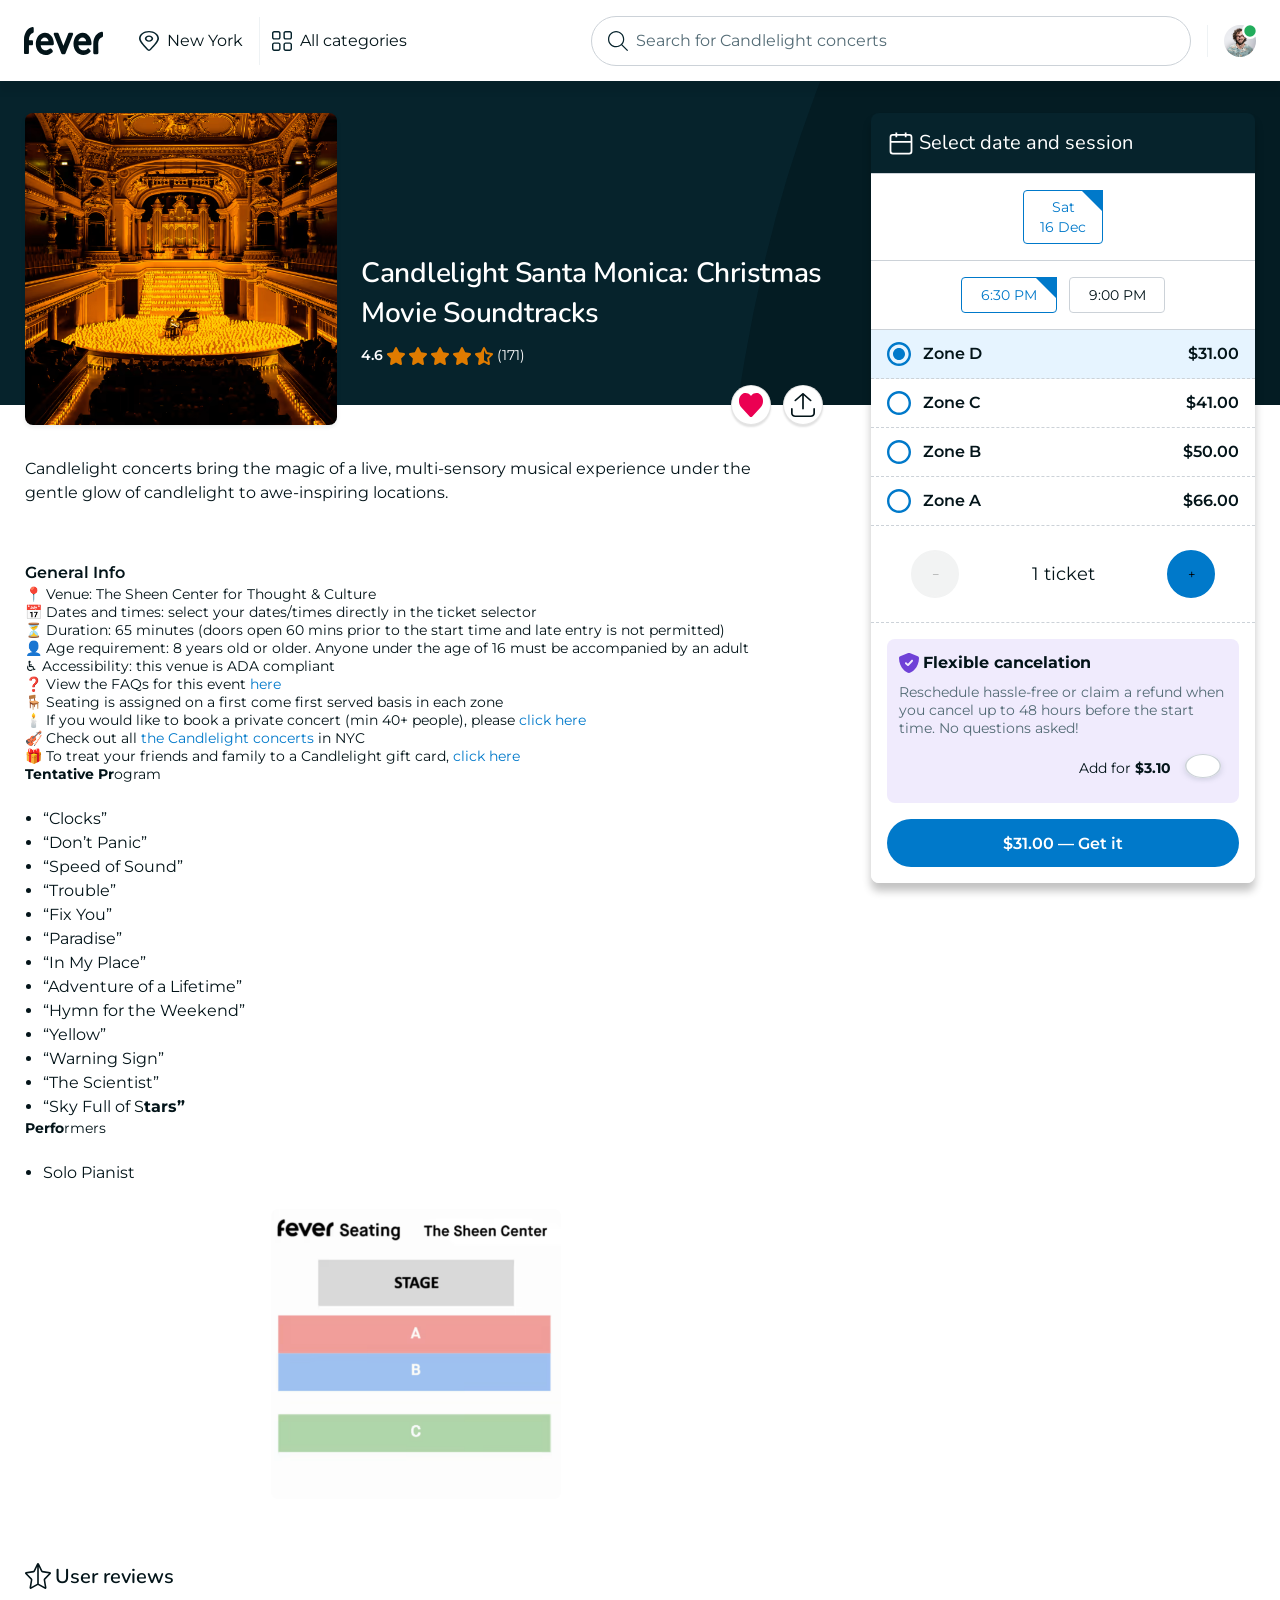
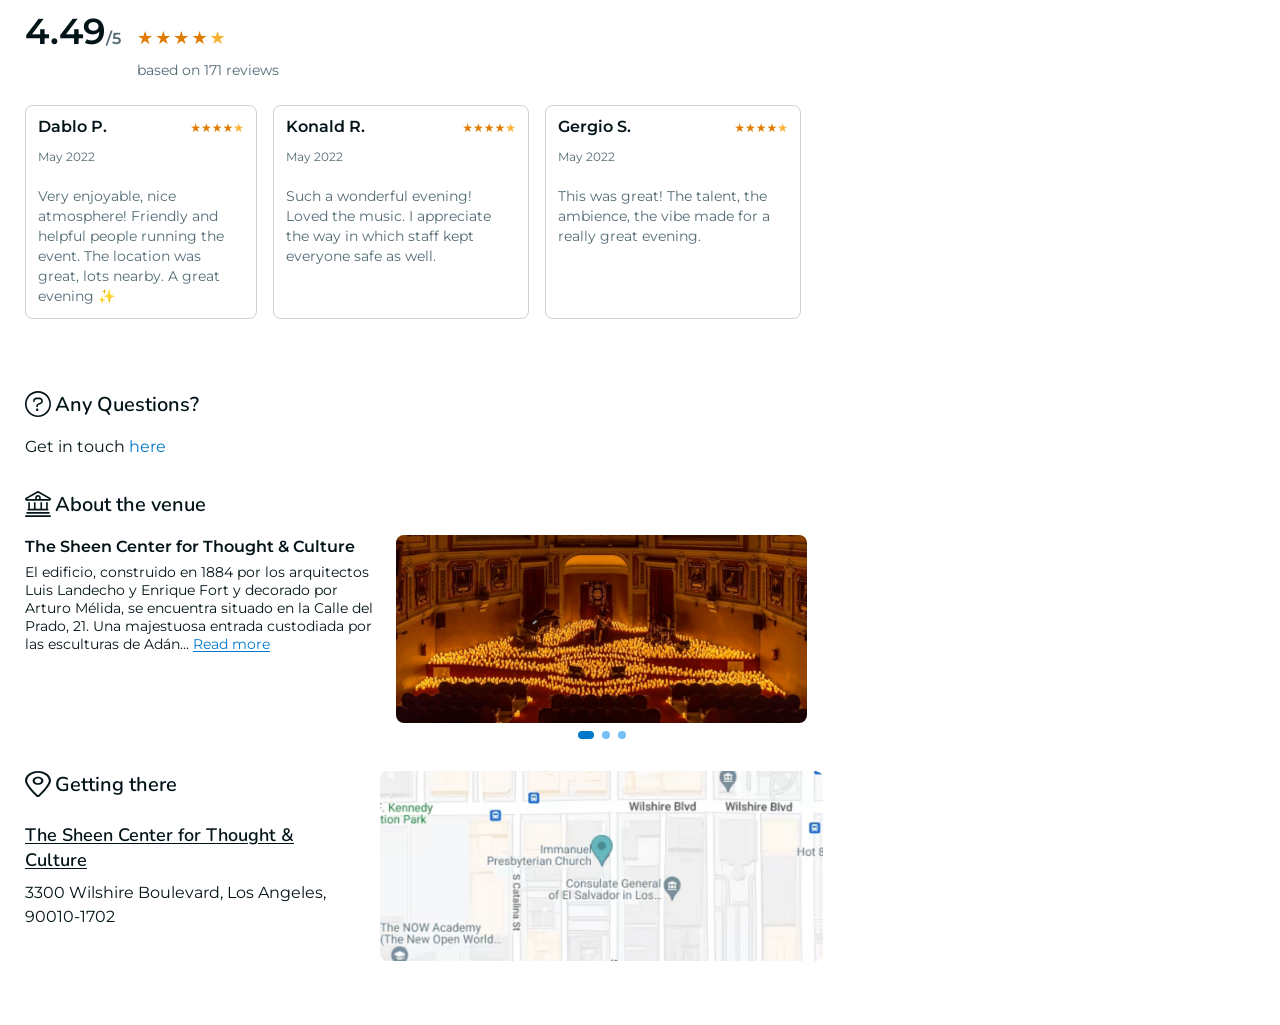
<file: plan-creation-product.html>
<!DOCTYPE html>
<html lang="en">
<head>
  <meta charset="UTF-8" />
  <meta name="viewport" content="width=device-width, initial-scale=1" />
  <title>Candlelight Santa Monica: Christmas Movie Soundtracks — Fever</title>
  <link rel="preconnect" href="https://fonts.googleapis.com" />
  <link rel="preconnect" href="https://fonts.gstatic.com" crossorigin />
  <link href="https://fonts.googleapis.com/css2?family=Montserrat:wght@400;600;700&display=swap" rel="stylesheet" />
  <link href="https://fonts.googleapis.com/css2?family=Material+Symbols+Outlined:opsz,wght,FILL,GRAD@24,400,0,0&display=swap" rel="stylesheet" />
  <link rel="stylesheet" href="design-system.css?v=3" />
  <link rel="stylesheet" href="styles.css?v=3" />
  <link rel="stylesheet" href="plan-creation-product.css?v=2" />
</head>
<body class="pcp-page">
  <!-- Assets from Figma MCP export (node 4297:9477) -->
  <nav class="pcp-nav" aria-label="Main">
    <div class="pcp-nav-inner">
      <div class="pcp-nav-left">
        <a class="pcp-logo" href="#" aria-label="Fever home">
          <img src="pcp-assets/imgFeverLogo.svg" alt="" width="79" height="28" />
        </a>
        <div class="pcp-nav-meta">
          <div class="pcp-chip">
            <img src="pcp-assets/imgIcon13.svg" alt="" />
            <span>New York</span>
          </div>
          <div class="pcp-chip">
            <img src="pcp-assets/imgIcon14.svg" alt="" />
            <span>All categories</span>
          </div>
        </div>
      </div>
      <div class="pcp-nav-right">
        <div class="pcp-search">
          <img src="pcp-assets/imgIcon2.svg" alt="" />
          <span><strong>Search for</strong> Candlelight concerts</span>
        </div>
        <div class="pcp-profile">
          <div class="pcp-avatar-wrap">
            <img src="pcp-assets/imgAvatar.png" alt="" />
            <img class="pcp-avatar-badge" src="pcp-assets/imgEllipse2802.svg" alt="" />
          </div>
        </div>
      </div>
    </div>
  </nav>

  <div class="pcp-stage">
    <img class="pcp-hero-bg" src="pcp-assets/imgFrame1000003659.svg" alt="" />
    <main class="pcp-main">
      <div class="pcp-col-left">
        <section class="pcp-hero-row" aria-label="Event summary">
          <img class="pcp-hero-thumb" src="pcp-assets/imgHeroCandlelight.png" alt="" />
          <div class="pcp-hero-copy">
            <div class="pcp-hero-titleblock">
              <h1 class="pcp-hero-title" id="pcp-hero-title">Candlelight Santa Monica: Christmas Movie Soundtracks</h1>
              <div class="pcp-rating-row">
                <span class="pcp-rating-num">4.6</span>
                <span class="pcp-stars" aria-hidden="true">
                  <img src="pcp-assets/imgIcon4.svg" alt="" />
                  <img src="pcp-assets/imgIcon4.svg" alt="" />
                  <img src="pcp-assets/imgIcon4.svg" alt="" />
                  <img src="pcp-assets/imgIcon4.svg" alt="" />
                  <img src="pcp-assets/imgIcon5.svg" alt="" />
                </span>
                <span class="pcp-rating-count">(171)</span>
              </div>
            </div>
            <div class="pcp-hero-actions">
              <button type="button" class="pcp-icon-btn" aria-label="Favorite">
                <img src="pcp-assets/imgIcon6.svg" alt="" />
              </button>
              <button type="button" class="pcp-icon-btn" aria-label="Share">
                <img src="pcp-assets/imgIcon7.svg" alt="" />
              </button>
            </div>
          </div>
        </section>

      <div id="pcp-builder-description" class="pcp-builder-description">
        <div data-pcp-builder-fallback>
      <p class="pcp-lede">
        Candlelight concerts bring the magic of a live, multi-sensory musical experience under the gentle glow of candlelight to awe-inspiring locations.
      </p>

      <div class="pcp-rich">
        <p class="pcp-section-heading">General Info</p>
        <p><span>📍 Venue: </span>The Sheen Center for Thought &amp; Culture</p>
        <p>📅 Dates and times: select your dates/times directly in the ticket selector</p>
        <p>⏳ Duration: 65 minutes (doors open 60 mins prior to the start time and late entry is not permitted)</p>
        <p>👤 Age requirement: 8 years old or older. Anyone under the age of 16 must be accompanied by an adult</p>
        <p>♿ Accessibility: this venue is ADA compliant</p>
        <p>
          <span>❓ View the FAQs for this event </span><a href="#">here</a>
        </p>
        <p>🪑 Seating is assigned on a first come first served basis in each zone</p>
        <p>
          <span>🕯️ If you would like to book a private concert (min 40+ people), please </span><a href="https://bit.ly/CandlelightGroupsEN" target="_blank" rel="noopener noreferrer">click here</a>
        </p>
        <p>
          <span>🎻 Check out all </span><span class="pcp-link-blue">the Candlelight concerts</span><span> in NYC</span>
        </p>
        <p>
          <span>🎁 To treat your friends and family to a Candlelight gift card, </span><a href="https://feverup.com/m/84888" target="_blank" rel="noopener noreferrer">click here</a>
        </p>

        <p class="pcp-inline-heading"><strong>Tentative Pr</strong>ogram</p>
        <ul class="songs">
          <li>“Clocks”</li>
          <li>“Don’t Panic”</li>
          <li>“Speed of Sound”</li>
          <li>“Trouble”</li>
          <li>“Fix You”</li>
          <li>“Paradise”</li>
          <li>“In My Place”</li>
          <li>“Adventure of a Lifetime”</li>
          <li>“Hymn for the Weekend”</li>
          <li>“Yellow”</li>
          <li>“Warning Sign”</li>
          <li>“The Scientist”</li>
          <li><span>“Sky Full of S</span><strong>tars”</strong></li>
        </ul>

        <p class="pcp-inline-heading"><strong>Perfo</strong>rmers</p>
        <ul class="songs">
          <li><span>Solo </span>Pianist</li>
        </ul>

        <img class="pcp-seating-img" src="pcp-assets/imgScreenshot20230613At19331.png" alt="Seating chart" />
      </div>
        </div>
      </div>

      <section class="pcp-reviews" aria-label="Reviews">
        <div class="pcp-review-head">
          <img src="pcp-assets/imgIcon8.svg" alt="" />
          <h2>User reviews</h2>
        </div>
        <div class="pcp-review-summary">
          <div class="pcp-review-big">4.49<span class="pcp-review-denom">/5</span></div>
          <div>
            <div class="pcp-stars-lg" aria-label="4.5 out of 5 stars">
              <span class="pcp-sf">★</span><span class="pcp-sf">★</span><span class="pcp-sf">★</span><span class="pcp-sf">★</span><span class="pcp-sd">★</span>
            </div>
            <p class="pcp-review-sub">based on 171 reviews</p>
          </div>
        </div>
        <div class="pcp-review-scroll">
          <article class="pcp-review-card">
            <div class="pcp-review-card-top">
              <div>
                <p class="pcp-review-name">Dablo P.</p>
                <p class="pcp-review-date">May 2022</p>
              </div>
              <div class="pcp-review-card-stars" aria-hidden="true">
                <span class="pcp-sf">★</span><span class="pcp-sf">★</span><span class="pcp-sf">★</span><span class="pcp-sf">★</span><span class="pcp-sd">★</span>
              </div>
            </div>
            <p class="pcp-review-text">Very enjoyable, nice atmosphere! Friendly and helpful people running the event. The location was great, lots nearby. A great evening ✨</p>
          </article>
          <article class="pcp-review-card wide">
            <div class="pcp-review-card-top">
              <div>
                <p class="pcp-review-name">Konald R.</p>
                <p class="pcp-review-date">May 2022</p>
              </div>
              <div class="pcp-review-card-stars" aria-hidden="true">
                <span class="pcp-sf">★</span><span class="pcp-sf">★</span><span class="pcp-sf">★</span><span class="pcp-sf">★</span><span class="pcp-sd">★</span>
              </div>
            </div>
            <p class="pcp-review-text">Such a wonderful evening! Loved the music. I appreciate the way in which staff kept everyone safe as well.</p>
          </article>
          <article class="pcp-review-card wide">
            <div class="pcp-review-card-top">
              <div>
                <p class="pcp-review-name">Gergio S.</p>
                <p class="pcp-review-date">May 2022</p>
              </div>
              <div class="pcp-review-card-stars" aria-hidden="true">
                <span class="pcp-sf">★</span><span class="pcp-sf">★</span><span class="pcp-sf">★</span><span class="pcp-sf">★</span><span class="pcp-sd">★</span>
              </div>
            </div>
            <p class="pcp-review-text">This was great! The talent, the ambience, the vibe made for a really great evening.</p>
          </article>
        </div>
      </section>

      <section class="pcp-support">
        <div class="pcp-block-head">
          <img src="pcp-assets/imgIcon9.svg" alt="" />
          <h2>Any Questions?</h2>
        </div>
        <p class="pcp-rich"><span>Get in touch </span><a href="#">here</a></p>

        <div class="pcp-block-head">
          <img src="pcp-assets/imgIcon10.svg" alt="" />
          <h2>About the venue</h2>
        </div>
        <div class="pcp-venue-grid">
          <div class="pcp-venue-text">
            <strong>The Sheen Center for Thought &amp; Culture</strong>
            <p>
              El edificio, construido en 1884 por los arquitectos Luis Landecho y Enrique Fort y decorado por Arturo Mélida, se encuentra situado en la Calle del Prado, 21. Una majestuosa entrada custodiada por las esculturas de Adán...
              <a href="#" class="pcp-read-more">Read more</a>
            </p>
          </div>
          <div class="pcp-gallery">
            <img src="pcp-assets/imgRectangle.png" alt="" />
            <div class="pcp-dots" aria-hidden="true">
              <span class="pcp-dot on"></span>
              <span class="pcp-dot off"></span>
              <span class="pcp-dot off"></span>
            </div>
          </div>
        </div>

        <div class="pcp-location">
          <div class="pcp-location-text">
            <div class="pcp-block-head">
              <img src="pcp-assets/imgIcon11.svg" alt="" />
              <h2>Getting there</h2>
            </div>
            <h3>The Sheen Center for Thought &amp; Culture</h3>
            <p>3300 Wilshire Boulevard, Los Angeles, 90010-1702</p>
          </div>
          <div class="pcp-location-map">
            <img src="pcp-assets/imgImage.png" alt="Map" />
          </div>
        </div>
      </section>
    </div>

    <aside class="pcp-col-right" aria-label="Tickets">
      <div class="pcp-ticket">
        <div class="pcp-ticket-head">
          <svg class="pcp-cal-icon" width="28" height="28" viewBox="0 0 24 24" fill="none" aria-hidden="true">
            <rect x="3" y="5" width="18" height="16" rx="2" stroke="currentColor" stroke-width="1.5"/>
            <path d="M8 3v4M16 3v4M3 11h18" stroke="currentColor" stroke-width="1.5"/>
          </svg>
          <h3>Select date and session</h3>
        </div>
        <div class="pcp-ticket-body">
          <div class="pcp-date-row">
            <div class="pcp-pill corner">
              Sat<br />16 Dec
              <img src="pcp-assets/imgCorner.svg" alt="" />
            </div>
          </div>
          <div class="pcp-time-row">
            <button type="button" class="pcp-time-btn on">
              6:30 PM
              <img src="pcp-assets/imgCorner.svg" alt="" />
            </button>
            <button type="button" class="pcp-time-btn off">9:00 PM</button>
          </div>
          <div class="pcp-zones">
            <div class="pcp-zone highlight">
              <div class="pcp-zone-left">
                <img src="pcp-assets/imgShape.svg" alt="" />
                <span class="pcp-zone-name">Zone D</span>
              </div>
              <span class="pcp-zone-price">$31.00</span>
            </div>
            <div class="pcp-zone">
              <div class="pcp-zone-left">
                <img src="pcp-assets/imgShape1.svg" alt="" />
                <span class="pcp-zone-name">Zone C</span>
              </div>
              <span class="pcp-zone-price">$41.00</span>
            </div>
            <div class="pcp-zone">
              <div class="pcp-zone-left">
                <img src="pcp-assets/imgShape1.svg" alt="" />
                <span class="pcp-zone-name">Zone B</span>
              </div>
              <span class="pcp-zone-price">$50.00</span>
            </div>
            <div class="pcp-zone">
              <div class="pcp-zone-left">
                <img src="pcp-assets/imgShape1.svg" alt="" />
                <span class="pcp-zone-name">Zone A</span>
              </div>
              <span class="pcp-zone-price">$66.00</span>
            </div>
          </div>
          <div class="pcp-qty">
            <button type="button" class="pcp-qty-btn minus" disabled aria-label="Decrease">−</button>
            <span class="pcp-qty-label">1 ticket</span>
            <button type="button" class="pcp-qty-btn plus" aria-label="Increase">+</button>
          </div>
          <div class="pcp-addon">
            <div class="pcp-addon-inner">
              <div class="pcp-addon-title">
                <img src="pcp-assets/imgIcon12.svg" alt="" />
                <strong>Flexible cancelation</strong>
              </div>
              <p class="pcp-addon-desc">Reschedule hassle-free or claim a refund when you cancel up to 48 hours before the start time. No questions asked!</p>
              <div class="pcp-addon-row">
                <p>Add for <strong>$3.10</strong></p>
                <button type="button" class="pcp-switch" aria-label="Add flexible cancellation">
                  <img src="pcp-assets/imgEllipse2.svg" alt="" width="48" height="32" />
                </button>
              </div>
            </div>
          </div>
          <div class="pcp-cta">
            <button type="button">$31.00 –– Get it</button>
          </div>
        </div>
      </div>
    </aside>
    </main>
  </div>
  <script defer src="plan-creation-description.js?v=4"></script>
</body>
</html>
</file>
<file: design-system.css>
/* =========================================================
   Brand fonts — Nunito (the rounded variant, NOT Nunito Sans)
   Locally hosted so the kit works offline.
========================================================= */
@font-face { font-family: 'Nunito'; src: url('fonts/Nunito-ExtraLight.ttf')      format('truetype'); font-weight: 200; font-style: normal; font-display: swap; }
@font-face { font-family: 'Nunito'; src: url('fonts/Nunito-ExtraLightItalic.ttf')format('truetype'); font-weight: 200; font-style: italic; font-display: swap; }
@font-face { font-family: 'Nunito'; src: url('fonts/Nunito-Light.ttf')           format('truetype'); font-weight: 300; font-style: normal; font-display: swap; }
@font-face { font-family: 'Nunito'; src: url('fonts/Nunito-LightItalic.ttf')     format('truetype'); font-weight: 300; font-style: italic; font-display: swap; }
@font-face { font-family: 'Nunito'; src: url('fonts/Nunito-Regular.ttf')         format('truetype'); font-weight: 400; font-style: normal; font-display: swap; }
@font-face { font-family: 'Nunito'; src: url('fonts/Nunito-Italic.ttf')          format('truetype'); font-weight: 400; font-style: italic; font-display: swap; }
@font-face { font-family: 'Nunito'; src: url('fonts/Nunito-Medium.ttf')          format('truetype'); font-weight: 500; font-style: normal; font-display: swap; }
@font-face { font-family: 'Nunito'; src: url('fonts/Nunito-MediumItalic.ttf')    format('truetype'); font-weight: 500; font-style: italic; font-display: swap; }
@font-face { font-family: 'Nunito'; src: url('fonts/Nunito-SemiBold.ttf')        format('truetype'); font-weight: 600; font-style: normal; font-display: swap; }
@font-face { font-family: 'Nunito'; src: url('fonts/Nunito-SemiBoldItalic.ttf')  format('truetype'); font-weight: 600; font-style: italic; font-display: swap; }
@font-face { font-family: 'Nunito'; src: url('fonts/Nunito-Bold.ttf')            format('truetype'); font-weight: 700; font-style: normal; font-display: swap; }
@font-face { font-family: 'Nunito'; src: url('fonts/Nunito-BoldItalic.ttf')      format('truetype'); font-weight: 700; font-style: italic; font-display: swap; }
@font-face { font-family: 'Nunito'; src: url('fonts/Nunito-ExtraBold.ttf')       format('truetype'); font-weight: 800; font-style: normal; font-display: swap; }
@font-face { font-family: 'Nunito'; src: url('fonts/Nunito-ExtraBoldItalic.ttf') format('truetype'); font-weight: 800; font-style: italic; font-display: swap; }
@font-face { font-family: 'Nunito'; src: url('fonts/Nunito-Black.ttf')           format('truetype'); font-weight: 900; font-style: normal; font-display: swap; }
@font-face { font-family: 'Nunito'; src: url('fonts/Nunito-BlackItalic.ttf')     format('truetype'); font-weight: 900; font-style: italic; font-display: swap; }

/* =========================================================
   Channels B2C Design System — Tokens
   Source: Figma "🔴 UI Library - Portal B2C"

   This is a WHITE-LABEL ticketing portal system. Each
   operator (event organizer) supplies their own brand color,
   which is plugged into --brand-primary. The token defaults
   below use the system's documented "Channels" example
   colors. Operator skins should override --brand-primary,
   --brand-on-primary, and (optionally) --brand-accent.

   The orange (#EE5400) is the LIBRARY's own documentation
   color — used for figma annotations, callouts, status pills
   in the Figma file itself. It is NOT a brand UI color.
   ========================================================= */

:root {
  /* ---- Operator-overridable brand slot ---------------- */
  /* Common patterns seen in Figma:
     - Yellow CTA on dark text  (#FCC52C / #252309)
     - Blue primary             (#009EE0 / #FFFFFF)
     - Deep blue                (#0D69D4 / #FFFFFF)   */
  --brand-primary:       #009EE0;   /* default = bright Channels blue */
  --brand-primary-hover: #0D69D4;   /* deeper blue */
  --brand-primary-press: #074a99;
  --brand-on-primary:    #FFFFFF;
  --brand-tint:          #E0F3FB;   /* 12% wash for selected/hover bg */

  /* ---- Neutral scale (greys, top-of-metadata) --------- */
  --c-black:     #000000;
  --c-ink:       #252525;   /* primary text on light */
  --c-ink-2:     #414141;   /* secondary text */
  --c-grey-700:  #555F65;   /* slate, used for muted labels */
  --c-grey-600:  #6B6B6B;
  --c-grey-500:  #767676;
  --c-grey-400:  #969BA5;
  --c-grey-300:  #A0A0A0;
  --c-grey-200:  #C6C6C6;   /* borders */
  --c-grey-150:  #D9D9D9;   /* dividers */
  --c-grey-100:  #E8E8E8;   /* light dividers */
  --c-grey-75:   #F1F1F1;   /* row hover */
  --c-grey-50:   #F2F2F2;   /* page wash */
  --c-white:     #FFFFFF;

  /* Semantic foreground / background tokens ------------- */
  --fg-1:        var(--c-ink);
  --fg-2:        var(--c-ink-2);
  --fg-3:        var(--c-grey-500);
  --fg-muted:    var(--c-grey-400);
  --fg-on-dark:  var(--c-white);

  --bg-page:     var(--c-white);
  --bg-surface:  var(--c-white);
  --bg-subtle:   var(--c-grey-50);
  --bg-hover:    var(--c-grey-75);
  --bg-inverse:  #1F1F1F;

  --border-default: var(--c-grey-200);
  --border-subtle:  var(--c-grey-100);
  --border-strong:  var(--c-grey-700);

  /* ---- Status / semantic colors ----------------------- */
  --status-info:        #009EE0;
  --status-info-tint:   #E0F3FB;
  --status-success:     #007D00;
  --status-success-tint:#E5F4E5;
  --status-warning:     #FFC929;
  --status-warning-tint:#FFF7DD;
  --status-danger:      #C54600;   /* deep red-orange used for errors */
  --status-danger-soft: #F54900;
  --status-danger-tint: #FDEEE5;
  --status-promo:       #FFECF9;   /* soft pink used for promotions */
  --status-promo-ink:   #B0006B;

  /* ---- Documentation / library color (Figma chrome) --- */
  --doc-orange:      #EE5400;   /* the well-known orange in the Figma file */
  --doc-orange-tint: #FDEEE5;

  /* ---- Brand cover gradient (Cover page) -------------- */
  --cover-lime:   #C4E456;
  --cover-amber:  #FFCE6F;

  /* =========================================================
     Spacing — based on a 4 / 8 grid (Base-Unit-Spacing page)
     The library names them xs..xxxl
  ========================================================= */
  --space-2xs: 2px;
  --space-xs:  4px;
  --space-sm:  8px;
  --space-md:  12px;
  --space-lg:  16px;
  --space-xl:  24px;
  --space-2xl: 32px;
  --space-3xl: 40px;
  --space-4xl: 48px;
  --space-5xl: 64px;

  /* =========================================================
     Radii
  ========================================================= */
  --radius-xs:  2px;
  --radius-sm:  4px;
  --radius-md:  6px;
  --radius-lg:  10px;   /* card / modal */
  --radius-xl:  16px;
  --radius-pill: 999px;

  /* =========================================================
     Shadows — taken from /UI-Basics/Shadows.
     Light, layered, never colored.
  ========================================================= */
  --shadow-1: 0 1px 2px rgba(0,0,0,0.06), 0 1px 3px rgba(0,0,0,0.08);
  --shadow-2: 0 2px 4px rgba(66,66,66,0.10), 0 4px 12px rgba(66,66,66,0.10);
  --shadow-3: 0 4px 8px rgba(0,0,0,0.10),  0 12px 24px rgba(66,66,66,0.15);
  --shadow-4: 0 8px 16px rgba(0,0,0,0.10), 0 24px 48px rgba(0,0,0,0.20);
  --shadow-overlay: 0 16px 48px rgba(0,0,0,0.30);

  /* =========================================================
     Z-index
  ========================================================= */
  --z-bar:     10;
  --z-sticky:  20;
  --z-overlay: 100;
  --z-dialog:  1000;
  --z-toast:   2000;

  /* =========================================================
     Motion
  ========================================================= */
  --ease-standard: cubic-bezier(0.2, 0, 0, 1);
  --ease-emphasized: cubic-bezier(0.3, 0, 0, 1);
  --dur-1: 120ms;
  --dur-2: 200ms;
  --dur-3: 280ms;

  /* =========================================================
     TYPE
     The product UI uses Nunito Sans (body) + Inter (display
     numerals & headings in some places). Library chrome uses
     Inter. Some operator skins use Ubuntu / Montserrat /
     Poppins as a brand swap (operator-overridable).
  ========================================================= */
  --font-sans: 'Nunito', -apple-system, BlinkMacSystemFont, system-ui, sans-serif;
  --font-display: 'Inter', -apple-system, BlinkMacSystemFont, system-ui, sans-serif;
  --font-mono: 'Source Code Pro', ui-monospace, SFMono-Regular, Menlo, monospace;

  /* Type scale — Figma "Typography" frame */
  --type-h1-size:   32px;   --type-h1-lh: 36px;   --type-h1-weight: 800;
  --type-h2-size:   28px;   --type-h2-lh: 32px;   --type-h2-weight: 700;
  --type-h3-size:   26px;   --type-h3-lh: 30px;   --type-h3-weight: 700;
  --type-h4-size:   24px;   --type-h4-lh: 28px;   --type-h4-weight: 700;
  --type-h5-size:   20px;   --type-h5-lh: 24px;   --type-h5-weight: 300;
  --type-h6-size:   18px;   --type-h6-lh: 22px;   --type-h6-weight: 300;
  --type-subtitle-size: 16px; --type-subtitle-lh: 20px; --type-subtitle-weight: 300;
  --type-body-size: 14px;   --type-body-lh: 18px;   --type-body-weight: 400;
  --type-body-bold-weight: 700;
  --type-caption-size: 12px;--type-caption-lh: 16px;--type-caption-weight: 300;
  --type-button-size: 16px; --type-button-lh: 20px; --type-button-weight: 700;
  --type-overline-size: 12px; --type-overline-lh: 14px; --type-overline-tracking: 0.10em;
}

/* =========================================================
   Semantic element styles — apply tokens directly
========================================================= */
html, body {
  font-family: var(--font-sans);
  font-size: var(--type-body-size);
  line-height: var(--type-body-lh);
  color: var(--fg-1);
  background: var(--bg-page);
  -webkit-font-smoothing: antialiased;
  text-rendering: optimizeLegibility;
}

h1, .h1 { font-family: var(--font-sans); font-size: var(--type-h1-size); line-height: var(--type-h1-lh); font-weight: var(--type-h1-weight); margin: 0; letter-spacing: -0.01em; }
h2, .h2 { font-family: var(--font-sans); font-size: var(--type-h2-size); line-height: var(--type-h2-lh); font-weight: var(--type-h2-weight); margin: 0; }
h3, .h3 { font-family: var(--font-sans); font-size: var(--type-h3-size); line-height: var(--type-h3-lh); font-weight: var(--type-h3-weight); margin: 0; }
h4, .h4 { font-family: var(--font-sans); font-size: var(--type-h4-size); line-height: var(--type-h4-lh); font-weight: var(--type-h4-weight); margin: 0; }
h5, .h5 { font-family: var(--font-sans); font-size: var(--type-h5-size); line-height: var(--type-h5-lh); font-weight: var(--type-h5-weight); margin: 0; }
h6, .h6 { font-family: var(--font-sans); font-size: var(--type-h6-size); line-height: var(--type-h6-lh); font-weight: var(--type-h6-weight); margin: 0; }

p, .body  { font-size: var(--type-body-size); line-height: var(--type-body-lh); }
.subtitle { font-size: var(--type-subtitle-size); line-height: var(--type-subtitle-lh); font-weight: 300; }
.caption  { font-size: var(--type-caption-size); line-height: var(--type-caption-lh); color: var(--fg-3); font-weight: 300; }
.overline { font-size: var(--type-overline-size); line-height: var(--type-overline-lh); font-weight: 700; letter-spacing: var(--type-overline-tracking); text-transform: uppercase; }

.mono     { font-family: var(--font-mono); }

a { color: var(--brand-primary); text-decoration: none; }
a:hover { text-decoration: underline; }

/* Display (Inter Medium) — used for cover / large numerals */
.display {
  font-family: var(--font-display);
  font-weight: 500;
  font-size: 36px;
  line-height: 1;
  letter-spacing: -0.01em;
}
</file>
<file: styles.css>
/* FeverZone — Description Builder
   Builds on design-system.css tokens. */

* { box-sizing: border-box; }
html, body { margin: 0; padding: 0; }
body {
  font-family: var(--font-sans);
  background: var(--bg-page);
  color: var(--fg-1);
  font-size: 14px;
}

button { font-family: inherit; cursor: pointer; }
input, textarea, select { font-family: inherit; }

/* ---------- Layout shell ---------- */
.app {
  display: grid;
  grid-template-columns: 240px minmax(0, 1fr);
  grid-template-rows: 64px 1fr;
  height: 100vh;
  width: 100vw;
}

.topbar {
  grid-column: 1 / -1;
  grid-row: 1;
  background: #07252E;
  display: flex;
  align-items: center;
  justify-content: space-between;
  padding: 0 24px;
  color: #fff;
  position: relative;
  z-index: 10;
}
.topbar-logo {
  display: flex; align-items: center; gap: 4px;
  font-family: var(--font-sans);
  font-weight: 800;
  font-size: 24px;
  letter-spacing: -0.02em;
}
.topbar-logo .badge {
  width: 22px; height: 22px;
  border: 2px solid #fff;
  border-radius: 4px;
  margin-right: 8px;
  display: inline-flex;
  align-items: center;
  justify-content: center;
}
.topbar-logo .badge::after {
  content: "";
  width: 4px; height: 12px; background: #fff;
}
.topbar-logo .zone {
  font-weight: 300;
  font-size: 14px;
  letter-spacing: 0.18em;
  margin-left: 4px;
  margin-bottom: -2px;
  align-self: flex-end;
}
.topbar-right {
  display: flex; align-items: center; gap: 16px;
}
.topbar-create-event {
  padding: 8px 16px;
  font-size: 13px;
  font-weight: 600;
  color: #fff;
  background: transparent;
  border: 1.5px solid rgba(255, 255, 255, 0.85);
  border-radius: 999px;
}
.topbar-create-event:hover {
  background: rgba(255, 255, 255, 0.1);
}
.user-chip {
  display: flex; align-items: center; gap: 8px;
  font-size: 14px; color: #fff;
}
.user-avatar {
  width: 32px; height: 32px;
  border-radius: 50%;
  background: rgba(255,255,255,0.08);
  border: 1.5px solid #fff;
  display: flex; align-items: center; justify-content: center;
}

/* ---------- Sidebar ---------- */
.sidebar {
  grid-column: 1;
  grid-row: 2;
  background: #07252E;
  color: #fff;
  padding: 16px 12px;
  overflow-y: auto;
}
.sidebar-section {
  background: rgba(255,255,255,0.06);
  border-radius: 6px;
  margin-bottom: 8px;
}
.sidebar-section.flat { background: transparent; }
.sidebar-item {
  display: flex; align-items: center; gap: 10px;
  padding: 10px 12px;
  color: #fff;
  font-size: 14px;
  border-radius: 6px;
  cursor: pointer;
  user-select: none;
  font-weight: 400;
}
.sidebar-item.parent {
  font-weight: 600;
}
.sidebar-item:hover { background: rgba(255,255,255,0.05); }
.sidebar-item.active {
  background: rgba(255,255,255,0.10);
  font-weight: 600;
}
.sidebar-item .ms {
  font-size: 18px; opacity: 0.9;
}
.sidebar-children {
  padding: 4px 0 8px 0;
  border-left: 1px dashed rgba(255,255,255,0.12);
  margin-left: 22px;
  padding-left: 12px;
  margin-bottom: 8px;
}
.sidebar-children .sidebar-item {
  padding: 7px 12px;
  font-size: 13px;
}
.sidebar-divider {
  border-top: 1px dashed rgba(255,255,255,0.18);
  margin: 12px 12px;
}

/* ---------- Main content area ---------- */
.main {
  grid-column: 2;
  grid-row: 2;
  background: var(--bg-page);
  overflow-y: auto;
  overflow-x: hidden;
  display: flex;
  flex-direction: column;
  min-width: 0;
}
.main-inner {
  padding: 32px 40px 120px 40px;
  flex: 1;
  max-width: 1400px;
  width: 100%;
  min-width: 0;
}

/* ---------- Breadcrumb / page header ---------- */
.breadcrumb {
  font-size: 13px;
  color: var(--fg-2);
  text-decoration: underline;
  margin-bottom: 4px;
  display: inline-block;
  cursor: pointer;
}
.page-title {
  font-size: 28px;
  font-weight: 800;
  letter-spacing: -0.01em;
  margin: 0 0 24px 0;
}

/* ---------- Stepper ---------- */
.stepper {
  display: flex;
  align-items: center;
  gap: 0;
  margin-bottom: 32px;
  max-width: 720px;
}
.step {
  display: flex;
  flex-direction: column;
  gap: 8px;
  align-items: flex-start;
  flex: 1;
  position: relative;
  padding-right: 8px;
}
.step-row {
  display: flex; align-items: center;
  width: 100%;
}
.step-dot {
  width: 18px; height: 18px;
  border-radius: 50%;
  border: 2px solid var(--c-grey-200);
  background: var(--c-white);
  flex-shrink: 0;
  display: inline-flex; align-items: center; justify-content: center;
  position: relative;
  z-index: 1;
}
.step.active .step-dot {
  border-color: var(--brand-primary);
}
.step.active .step-dot::after {
  content: "";
  width: 8px; height: 8px;
  background: var(--brand-primary);
  border-radius: 50%;
}
.step.done .step-dot {
  border-color: var(--brand-primary);
  background: var(--brand-primary);
}
.step.done .step-dot::after {
  content: "check";
  font-family: 'Material Symbols Outlined';
  color: #fff;
  font-size: 14px;
  font-variation-settings: 'wght' 700;
}
.step-line {
  flex: 1;
  height: 2px;
  background: var(--c-grey-200);
  margin: 0 0 0 0;
}
.step:last-child .step-line { display: none; }
.step.done .step-line { background: var(--brand-primary); }
.step-label {
  font-size: 14px;
  color: var(--fg-2);
  font-weight: 400;
}
.step.active .step-label { font-weight: 700; color: var(--fg-1); }
.step.done .step-label { color: var(--fg-1); }

/* ---------- Section heading ---------- */
.section-title {
  font-size: 24px;
  font-weight: 800;
  margin: 0 0 6px 0;
}
.section-sub {
  font-size: 14px;
  color: var(--fg-2);
  margin: 0 0 24px 0;
  max-width: 760px;
}

.plan-tab-empty {
  margin-top: 8px;
  padding: 40px 28px;
  border: 1px dashed var(--border-subtle);
  border-radius: 12px;
  background: var(--c-grey-50, #f7f8f8);
  text-align: center;
  max-width: 560px;
  box-sizing: border-box;
}
.plan-tab-empty-icon {
  font-size: 48px;
  color: var(--fg-3);
  display: block;
  margin: 0 auto 16px;
  font-variation-settings: 'FILL' 0, 'wght' 400, 'GRAD' 0, 'opsz' 24;
}
.plan-tab-empty-headline {
  margin: 0 0 8px;
  font-size: 17px;
  font-weight: 700;
  color: var(--fg-1);
}
.plan-tab-empty-text {
  margin: 0;
  font-size: 14px;
  color: var(--fg-2);
  line-height: 1.55;
}

/* ---------- Tabs ---------- */
.tabs {
  display: flex;
  border-bottom: 1px solid var(--border-subtle);
  margin-bottom: 28px;
  gap: 0;
}
.tab {
  padding: 12px 20px;
  font-size: 16px;
  font-weight: 400;
  color: var(--fg-2);
  cursor: pointer;
  border-bottom: 2px solid transparent;
  margin-bottom: -1px;
  user-select: none;
}
.tab.active {
  color: var(--brand-primary);
  border-bottom-color: var(--brand-primary);
  font-weight: 700;
}
.tab:hover:not(.active) { color: var(--fg-1); }

/* ---------- Requirements callout ---------- */
.requirements {
  background: var(--c-grey-50);
  border-radius: 10px;
  padding: 18px 20px;
  margin-bottom: 24px;
}
.requirements-header {
  display: flex; align-items: center; gap: 8px;
  font-weight: 700;
  font-size: 15px;
  margin-bottom: 14px;
  cursor: pointer;
  user-select: none;
}
.requirements-header .ms { font-size: 20px; color: var(--fg-1); }
.requirements-grid {
  display: grid;
  grid-template-columns: repeat(3, 1fr);
  gap: 12px 24px;
  font-size: 14px;
  color: var(--fg-1);
}
.requirements-item {
  display: flex; align-items: center; gap: 10px;
}
.requirements-item .ms { font-size: 22px; color: var(--fg-2); }
.requirements-item strong { font-weight: 700; }

/* ---------- Form fields ---------- */
.field {
  margin-bottom: 28px;
  min-width: 0;
}
.field-label {
  display: block;
  font-weight: 700;
  font-size: 14px;
  margin-bottom: 8px;
  color: var(--fg-1);
}
.field-help {
  font-size: 13px;
  color: var(--fg-2);
  margin-top: 0;
  margin-bottom: 16px;
  max-width: 760px;
  line-height: 1.5;
}
.input {
  width: 100%;
  max-width: 480px;
  padding: 10px 14px;
  border: 1px solid var(--border-default);
  border-radius: 6px;
  font-size: 15px;
  background: #fff;
  color: var(--fg-1);
  outline: none;
  transition: border-color 120ms;
}
.input:focus {
  border-color: var(--brand-primary);
  box-shadow: 0 0 0 3px rgba(0,158,224,0.15);
}

/* ---------- Description builder layout ---------- */
.builder {
  display: grid;
  grid-template-columns: 240px minmax(0, 1fr) 280px;
  gap: 16px;
  align-items: start;
  min-width: 0;
}
.builder.two-col {
  grid-template-columns: 240px minmax(0, 1fr);
}

/* Translations tab: preview + properties side by side (no component palette) */
.builder.translation-split-root {
  grid-template-columns: minmax(0, 1fr) 280px;
}
.translation-tab-panel {
  margin-top: 4px;
}
/* Plan Creation – Translations only (no Event description field wrapper) */
.translation-plan-page {
  width: 100%;
  min-width: 0;
}
.translation-plan-page.translation-tab-panel {
  margin-top: 0;
}
.translation-plan-page .translation-figma-root {
  display: flex;
  flex-direction: column;
  gap: 24px;
  margin-top: 0;
}
.translation-toolbar {
  display: flex;
  flex-wrap: wrap;
  gap: 16px 24px;
  align-items: flex-end;
  margin-bottom: 4px;
}
.translation-toolbar-field {
  margin-bottom: 0;
  min-width: min(100%, 260px);
}
.translation-locale-select {
  max-width: 280px;
}
.translation-tab-lede {
  margin-top: 8px;
  margin-bottom: 14px;
}
.properties-i18n-hint {
  font-size: 12px;
  line-height: 1.45;
  color: var(--fg-2);
  padding: 8px 10px;
  margin-bottom: 8px;
  border-radius: 8px;
  background: var(--c-grey-50, rgba(0, 0, 0, 0.04));
  border: 1px solid var(--border-subtle);
}

/* Plan Creation 2025 / Fever translations — tokens from design */
.translation-figma-root {
  margin-top: 4px;
}
.translation-figma-workspace-top {
  display: flex;
  flex-direction: column;
  align-items: stretch;
  gap: 24px;
  margin-bottom: 16px;
}
.translation-figma-workspace-heading-row {
  display: flex;
  flex-wrap: wrap;
  align-items: flex-start;
  justify-content: space-between;
  gap: 16px 24px;
}
.translation-figma-workspace-heading-text {
  flex: 1;
  min-width: min(100%, 240px);
}
.translation-figma-workspace-section-sub {
  margin-bottom: 0;
  max-width: none;
}
.translation-figma-workspace-top .translation-figma-lang-columns {
  flex: none;
  width: 100%;
  min-width: 0;
  margin-bottom: 0;
}
.translation-figma-workspace-actions {
  display: inline-flex;
  flex-direction: row;
  align-items: center;
  gap: 10px;
  flex-shrink: 0;
}
@media (max-width: 640px) {
  .translation-figma-workspace-heading-row {
    flex-direction: column;
    align-items: stretch;
  }
  .translation-figma-workspace-actions {
    justify-content: flex-start;
  }
}
.translation-figma-save-top--flash {
  box-shadow: 0 0 0 3px rgba(0, 158, 224, 0.35);
}
/* Plan Creation node 4364:7089 — two language cards + target picker (50/50 + 12px gutter) */
.translation-figma-lang-columns {
  display: grid;
  grid-template-columns: 1fr 1fr;
  gap: 12px;
  align-items: stretch;
  box-sizing: border-box;
  width: 100%;
  padding: 0;
  min-width: 0;
}
.translation-figma-lang-card {
  background: #f6f7f7;
  border-radius: 8px;
  padding: 16px;
  box-sizing: border-box;
  min-width: 0;
}
.translation-figma-lang-card--source {
  width: 100%;
}
.translation-figma-lang-card-inner {
  display: flex;
  align-items: center;
  gap: 8px;
  min-height: 24px;
}
.translation-figma-lang-card-title {
  font-size: 16px;
  font-weight: 700;
  line-height: 20px;
  color: #000;
}
.translation-figma-lang-card-chevron {
  font-size: 20px;
  color: #536b75;
  margin-left: 2px;
}
.translation-figma-lang-pill {
  font-size: 10px;
  font-weight: 700;
  letter-spacing: 0.06em;
  text-transform: uppercase;
  padding: 5px 10px;
  border-radius: 6px;
}
.translation-figma-lang-pill--default {
  background: #031419;
  color: #fff;
}
.translation-figma-lang-card--target {
  display: flex;
  flex-wrap: wrap;
  align-items: center;
  gap: 24px;
  padding-left: 16px;
  padding-right: 8px;
}
.translation-figma-lang-select-wrap {
  display: inline-flex;
  flex-direction: row;
  align-items: center;
  gap: 2px;
  min-width: 0;
  max-width: 100%;
  width: fit-content;
}
.translation-figma-lang-select {
  appearance: none;
  -webkit-appearance: none;
  margin: 0;
  padding: 0;
  border: none;
  background: transparent;
  font-size: 16px;
  font-weight: 700;
  line-height: 20px;
  color: #000;
  cursor: pointer;
  flex: 0 1 auto;
  min-width: 0;
  max-width: min(260px, 100%);
  field-sizing: content;
}
.translation-figma-lang-select:focus {
  outline: none;
}
.translation-figma-lang-select:focus-visible {
  border-radius: 4px;
  box-shadow: 0 0 0 3px rgba(0, 158, 224, 0.25);
}
.translation-figma-lang-select-chevron {
  flex-shrink: 0;
  pointer-events: none;
  font-size: 20px;
  color: #536b75;
}
.translation-figma-progress {
  display: inline-flex;
  align-items: center;
  gap: 6px;
  margin-left: auto;
  font-size: 13px;
  font-weight: 600;
  color: var(--fg-1);
}
.translation-figma-progress--card {
  margin-left: 0;
  gap: 8px;
  font-size: 16px;
  font-weight: 400;
  flex-wrap: wrap;
}
.translation-figma-progress-count {
  display: inline;
  white-space: nowrap;
}
.translation-figma-progress-num {
  color: #031419;
  font-weight: 400;
}
.translation-figma-progress-slash {
  color: #031419;
}
.translation-figma-progress-rest {
  color: #536b75;
}
.translation-figma-progress-warn-icon.ms {
  font-size: 26px;
}
.translation-figma-progress .ms {
  font-size: 18px;
}
.translation-figma-progress--warn .translation-figma-progress-num,
.translation-figma-progress--warn .translation-figma-progress-slash {
  color: #031419;
}
.translation-figma-progress--warn {
  color: #536b75;
}
.translation-figma-progress--warn .translation-figma-progress-warn-icon {
  color: #e8912d;
}
.translation-figma-progress:not(.translation-figma-progress--warn) .translation-figma-progress-warn-icon {
  color: #15803d;
}
.sr-only {
  position: absolute;
  width: 1px;
  height: 1px;
  padding: 0;
  margin: -1px;
  overflow: hidden;
  clip: rect(0, 0, 0, 0);
  white-space: nowrap;
  border: 0;
}
.translation-figma-controls {
  display: grid;
  grid-template-columns: 1fr auto;
  align-items: center;
  gap: 16px 20px;
  margin-bottom: 16px;
}
@media (max-width: 560px) {
  .translation-figma-controls {
    grid-template-columns: 1fr;
  }
  .translation-figma-toggle--switch-row {
    justify-self: start;
  }
}
.translation-figma-search {
  position: relative;
  flex: 1;
  min-width: 0;
  width: 100%;
  max-width: none;
}
.translation-figma-search-icon {
  position: absolute;
  left: 10px;
  top: 50%;
  transform: translateY(-50%);
  font-size: 18px;
  color: var(--fg-3);
  pointer-events: none;
}
.translation-figma-search-input {
  padding-left: 38px;
  max-width: none;
}
.translation-plan-page .translation-figma-search-input {
  box-sizing: border-box;
  min-height: 40px;
  height: 40px;
  padding-top: 8px;
  padding-bottom: 8px;
  line-height: 22px;
  border-radius: 8px;
  border-color: #ccd2d8;
  font-size: 15px;
}
.translation-figma-toggle--switch-row {
  display: inline-flex;
  align-items: center;
  gap: 12px;
  user-select: none;
}
.translation-figma-switch {
  position: relative;
  flex-shrink: 0;
  width: 56px;
  height: 32px;
  margin: 0;
  padding: 0;
  border: 1px solid #ccd2d8;
  border-radius: 999px;
  background: #a7b2ba;
  cursor: pointer;
  transition: background 0.18s ease, border-color 0.18s ease;
  box-sizing: border-box;
}
.translation-figma-switch:focus {
  outline: none;
  box-shadow: 0 0 0 3px rgba(0, 158, 224, 0.25);
}
.translation-figma-switch:focus:not(:focus-visible) {
  box-shadow: none;
}
.translation-figma-switch--on {
  background: #24a865;
  border-color: #ccd2d8;
}
.translation-figma-switch-thumb {
  position: absolute;
  top: 5px;
  left: 5px;
  display: block;
  width: 22px;
  height: 22px;
  border-radius: 50%;
  background: #fff;
  box-shadow: 0 2px 2px rgba(6, 35, 44, 0.16);
  transition: transform 0.18s ease;
}
.translation-figma-switch--on .translation-figma-switch-thumb {
  transform: translateX(24px);
}
.translation-figma-toggle-text {
  font-size: 16px;
  line-height: 24px;
  color: #031419;
  cursor: pointer;
}
.translation-figma-body {
  min-width: 0;
}
.translation-figma-body--by-channel {
  display: flex;
  flex-direction: row;
  align-items: flex-start;
  gap: 24px;
}
.translation-figma-body-main {
  flex: 1;
  min-width: 0;
}
.translation-figma-channels-panel {
  flex: 0 0 300px;
  width: 300px;
  max-width: 100%;
  box-sizing: border-box;
  padding: 16px;
  border: 1px solid #ccd2d8;
  border-radius: 12px;
  background: var(--bg-surface);
  display: flex;
  flex-direction: column;
  gap: 24px;
}
.translation-figma-channel-alert {
  display: flex;
  gap: 10px;
  align-items: flex-start;
  padding: 12px 14px;
  background: var(--status-warning-tint);
  border-left: 4px solid #c17a00;
  border-radius: 8px;
  font-size: 14px;
  line-height: 20px;
  color: #5c3d00;
}
.translation-figma-channel-alert-icon.ms {
  flex-shrink: 0;
  font-size: 22px;
  color: #c17a00;
  margin-top: -1px;
}
.translation-figma-channel-field {
  display: flex;
  flex-direction: column;
  gap: 4px;
  width: 100%;
}
.translation-figma-channel-field-label {
  font-size: 12px;
  font-weight: 600;
  line-height: 16px;
  color: #536b75;
}
.translation-figma-channel-field-box {
  position: relative;
  display: flex;
  align-items: center;
  min-height: 48px;
  padding: 0 40px 0 12px;
  border: 1px solid #ccd2d8;
  border-radius: 8px;
  background: #fff;
  box-sizing: border-box;
}
.translation-figma-channel-field-select {
  appearance: none;
  -webkit-appearance: none;
  width: 100%;
  margin: 0;
  padding: 10px 0;
  border: none;
  background: transparent;
  font-family: inherit;
  font-size: 16px;
  line-height: 24px;
  color: #031419;
  cursor: pointer;
}
.translation-figma-channel-field-select:focus {
  outline: none;
}
.translation-figma-channel-field-box:focus-within {
  box-shadow: 0 0 0 3px rgba(0, 158, 224, 0.25);
}
.translation-figma-channel-field-chevron {
  position: absolute;
  right: 11px;
  top: 50%;
  transform: translateY(-50%);
  font-size: 20px;
  color: #536b75;
  pointer-events: none;
}
.translation-figma-channel-list-head {
  display: flex;
  align-items: center;
  justify-content: space-between;
  gap: 16px;
  width: 100%;
}
.translation-figma-channel-list-title {
  font-size: 12px;
  font-weight: 600;
  line-height: 16px;
  color: #536b75;
}
.translation-figma-channel-edit-btn,
.translation-figma-channel-content-edit-btn {
  flex-shrink: 0;
  padding: 4px 12px;
  min-height: 28px;
  box-sizing: border-box;
  font-size: 12px;
  font-weight: 600;
  line-height: 16px;
}
.translation-figma-channel-cards {
  list-style: none;
  margin: 0;
  padding: 0;
  display: flex;
  flex-direction: column;
  gap: 16px;
  width: 100%;
}
.translation-figma-channel-cards-item {
  margin: 0;
  padding: 0;
}
.translation-figma-channel-card {
  display: flex;
  align-items: center;
  justify-content: space-between;
  gap: 8px;
  width: 100%;
  padding: 12px;
  border: 1px solid #ccd2d8;
  border-radius: 13px;
  background: #fff;
  font: inherit;
  text-align: left;
  cursor: pointer;
  box-sizing: border-box;
  transition: background 0.15s ease, border-color 0.15s ease;
}
.translation-figma-channel-card:hover {
  background: var(--c-grey-75);
}
.translation-figma-channel-card--selected {
  background: #e6f4ff;
  border-color: #0089e3;
}
.translation-figma-channel-card--selected:hover {
  background: #d9edfc;
}
.translation-figma-channel-card-main {
  display: flex;
  align-items: center;
  gap: 8px;
  flex-wrap: wrap;
  min-width: 0;
}
.translation-figma-channel-card-name {
  font-size: 14px;
  font-weight: 600;
  line-height: 20px;
  color: #031419;
}
.translation-figma-channel-badge {
  display: inline-block;
  padding: 2px 8px;
  border-radius: 6px;
  font-size: 11px;
  font-weight: 600;
  line-height: 14px;
  color: #536b75;
  background: #e8ecef;
}
.translation-figma-channel-card-status {
  flex-shrink: 0;
  display: flex;
  align-items: center;
}
.translation-figma-channel-card-ok.ms {
  font-size: 22px;
  color: #15803d;
}
.translation-figma-channel-card-warn.ms {
  font-size: 22px;
  color: #e8912d;
}
@media (max-width: 900px) {
  .translation-figma-body--by-channel {
    flex-direction: column;
  }
  .translation-figma-channels-panel {
    flex: 1 1 auto;
    width: 100%;
  }
}
.translation-figma-channel-content-head {
  display: flex;
  flex-wrap: wrap;
  align-items: center;
  gap: 16px;
  width: 100%;
  margin-bottom: 16px;
  box-sizing: border-box;
}
.translation-figma-channel-content-title {
  margin: 0;
  flex: 1 1 auto;
  min-width: 0;
  font-size: 20px;
  font-weight: 700;
  line-height: 26px;
  color: #000;
}
.translation-figma-channel-content-head-progress {
  flex: 1 1 auto;
  min-width: 0;
  font-size: 16px;
  line-height: 24px;
  text-align: right;
  white-space: nowrap;
}
.translation-figma-channel-content-progress-num {
  color: #031419;
}
.translation-figma-channel-content-progress-slash {
  color: #031419;
}
.translation-figma-channel-content-progress-rest {
  color: #536b75;
}
.translation-locale-preview-shell {
  max-width: 880px;
  margin: 0 auto;
  padding: 32px 16px 48px;
  box-sizing: border-box;
}
.translation-figma-root--locale-preview {
  max-width: 800px;
  margin: 0 auto;
}
.translation-figma-body--locale-preview-solo {
  display: block;
}
.translation-figma-body--locale-preview-solo .translation-figma-body-main {
  width: 100%;
  max-width: 100%;
}
.app--translation-channel-editor-page .main {
  background: #fff;
}
.app--translation-channel-editor-page .main-inner.translation-channel-editor-page {
  max-width: none;
  background: #fff;
}
.translation-channel-editor-page {
  width: 100%;
  min-width: 0;
  padding-bottom: 32px;
}
.translation-channel-editor-workspace-subhead {
  display: flex;
  flex-wrap: wrap;
  align-items: center;
  justify-content: space-between;
  gap: 12px 16px;
  margin-top: 12px;
  margin-bottom: 20px;
}
.translation-channel-editor-back {
  display: inline-flex;
  align-items: center;
  gap: 6px;
  font-size: 15px;
  font-weight: 600;
  color: #0079ca;
  text-decoration: none;
}
.translation-channel-editor-back:hover {
  color: #006bb3;
}
.translation-channel-editor-back-icon.ms {
  font-size: 22px;
  line-height: 1;
  color: inherit;
}
.translation-channel-editor-page .translation-figma-root--locale-preview {
  max-width: none;
  margin-left: 0;
  margin-right: 0;
}
.translation-figma-master-hint {
  font-size: 13px;
  color: var(--fg-2);
  margin: 0 0 14px 0;
  padding: 12px 14px;
  background: var(--c-grey-50, #f7f8f8);
  border-radius: 8px;
  border: 1px solid var(--border-subtle);
}

/* Event content accordion — above Preview / Description split */
.translation-figma-event-content-wrap {
  margin-bottom: 16px;
}
.translation-figma-section--event-content {
  border: 1px solid #ccd2d8;
  border-radius: 12px;
  background: #fff;
  overflow: hidden;
}
.translation-figma-section--event-content .translation-figma-section-head {
  background: #fff;
}
.translation-figma-event-content-body .translation-figma-field {
  padding: 12px 16px 16px;
}
.translation-figma-description-split-head {
  padding: 4px 16px 0;
}
.translation-figma-main-split--in-event {
  margin-top: 8px;
  padding-top: 0;
  padding-right: 16px;
  padding-left: 16px;
  padding-bottom: 16px;
}
.translation-figma-field-label-row--icon-only {
  justify-content: flex-end;
  padding: 8px 16px 0;
  margin-bottom: 0;
}

.translation-figma-main-split {
  display: grid;
  grid-template-columns: minmax(260px, 1fr) minmax(320px, 1.1fr);
  gap: 16px;
  align-items: start;
}
/* Match Title row (.translation-figma-field-cols): equal halves + same gutter as source/target inputs */
.translation-figma-main-split.translation-figma-main-split--in-event {
  grid-template-columns: 1fr 1fr;
  gap: 12px;
}
.translation-figma-preview-column {
  display: flex;
  flex-direction: column;
  min-width: 0;
  border: 1px solid var(--border-subtle);
  border-radius: 10px;
  background: #fff;
  overflow: hidden;
}
.translation-figma-preview-column-head {
  padding: 10px 14px;
  border-bottom: 1px solid var(--border-subtle);
  background: var(--c-grey-50, #f2f3f3);
  display: flex;
  flex-direction: column;
  gap: 2px;
}
.translation-figma-preview-column-title {
  font-size: 13px;
  font-weight: 700;
  color: var(--fg-1);
}
.translation-figma-preview-column-sub {
  font-size: 11px;
  color: var(--fg-3);
}
.translation-figma-preview-slot {
  flex: 1;
  min-height: 0;
  overflow: auto;
  padding: 12px;
  max-height: min(72vh, 760px);
  background: var(--c-grey-50, #fafbfb);
}
.translation-figma-preview-slot--direct {
  cursor: default;
  min-height: 200px;
  display: flex;
  flex-direction: column;
  gap: 16px;
}
.translation-figma-preview-slot--direct .mobile-frame {
  gap: 16px;
}
/* Desktop: scale blocks to fit the column (mobile uses .mobile-frame, no zoom) */
.translation-figma-preview-slot--direct:not(:has(.mobile-frame)) {
  zoom: 0.82;
}
.translation-figma-preview-slot--direct.translation-figma-preview-slot--editable-canvas {
  zoom: 1;
}
@supports not (zoom: 1) {
  .translation-figma-preview-slot--direct.translation-figma-preview-slot--editable-canvas {
    transform: none;
    width: 100%;
    margin-bottom: 0;
  }
}
.translation-channel-editor-desc-builder {
  min-width: 0;
  width: 100%;
}
.translation-channel-editor-desc-builder .builder {
  min-width: min(100%, 920px);
}
.translation-channel-editor-desc-builder .builder.translation-channel-editor-builder--no-side-panels {
  grid-template-columns: minmax(0, 1fr);
  min-width: 0;
  max-width: 100%;
}

/* Channel editor preview: one surface instead of .canvas-wrap > .canvas */
.translation-channel-editor-desc-builder .builder.translation-channel-editor-preview-root {
  display: flex;
  flex-direction: column;
  align-items: stretch;
  gap: 12px;
  background: #fff;
  border: 1px solid var(--border-subtle);
  border-radius: 10px;
  padding: 16px;
  min-height: 600px;
  min-width: 0;
  overflow-x: hidden;
  transition: background 120ms, border-color 120ms;
}
.translation-channel-editor-desc-builder
  .builder.translation-channel-editor-preview-root.translation-channel-editor-preview-root--drag-over {
  background: var(--brand-tint);
  border-color: var(--brand-primary);
}
.translation-channel-editor-desc-builder
  .builder.translation-channel-editor-preview-root.translation-channel-editor-preview-root--device-mobile {
  align-items: center;
  background: var(--c-grey-100);
}

@supports not (zoom: 1) {
  .translation-figma-preview-slot--direct:not(:has(.mobile-frame)) {
    transform: scale(0.82);
    transform-origin: top left;
    width: 121.95%;
    margin-bottom: -15%;
  }
}
.translation-figma-editor-column {
  display: flex;
  flex-direction: column;
  min-width: 0;
  border: 1px solid var(--border-subtle);
  border-radius: 10px;
  background: #fff;
  overflow: hidden;
  max-height: min(72vh, 760px);
}
.translation-figma-editor-column-head {
  flex-shrink: 0;
}
.translation-figma-editor-column-body {
  flex: 1;
  min-height: 0;
  overflow-y: auto;
  overscroll-behavior: contain;
  background: #fff;
}
.translation-figma-editor-column-body .translation-figma-dual-wrap {
  border: none;
  border-radius: 0;
}
.translation-figma-section-expand > .translation-figma-channel-master-properties,
.translation-figma-section-expand .translation-figma-channel-master-properties {
  margin: 0 12px 12px;
}
.translation-figma-channel-master-properties.properties {
  min-height: 0;
}
.translation-figma-channel-master-properties .prop:last-child {
  margin-bottom: 0;
}
.translation-figma-channel-master-properties .prop-tabs-section {
  margin-bottom: 0;
}
.translation-figma-channel-master-properties .prop-tabs-section-fields > .prop:last-child {
  margin-bottom: 0;
}
.translation-figma-editor-placeholder {
  border: 1px dashed var(--border-subtle);
  border-radius: 10px;
  padding: 28px 20px;
  text-align: center;
  background: var(--c-grey-50, #f7f8f8);
  color: var(--fg-2);
  font-size: 14px;
  line-height: 1.5;
}
.translation-figma-editor-placeholder p {
  margin: 0;
  max-width: 320px;
  margin-left: auto;
  margin-right: auto;
}
.translation-figma-dual-wrap .translation-figma-editor-placeholder--inline {
  border: 0;
  border-radius: 0;
  padding: 20px 16px;
  background: #fff;
}

.block--preview-readonly .block-drag-handle {
  display: none;
}
.canvas-empty--translation-preview {
  padding: 24px 16px;
  text-align: center;
  color: var(--fg-2);
  font-size: 14px;
  max-width: 360px;
  margin: 0 auto;
}
.translation-figma-dual-wrap {
  border: 1px solid var(--border-subtle);
  border-radius: 10px;
  background: #fff;
  overflow: hidden;
}
.translation-figma-dual-wrap .translation-figma-section {
  border-bottom: 1px solid var(--border-subtle);
}
.translation-figma-dual-wrap .translation-figma-section:last-child {
  border-bottom: none;
}
.translation-figma-section-expand {
  display: block;
  overflow: visible;
  border-top: 1px solid var(--border-subtle);
  background: #fff;
}
.translation-figma-section-head {
  width: 100%;
  display: flex;
  align-items: center;
  gap: 8px;
  padding: 12px 16px;
  border: 0;
  background: #fff;
  font: inherit;
  text-align: left;
  cursor: pointer;
  transition: background 0.12s;
}
.translation-figma-section-head:hover {
  background: rgba(0, 0, 0, 0.03);
}
.translation-figma-chevron {
  font-size: 20px;
  color: var(--fg-3);
  flex-shrink: 0;
}
.translation-figma-section-title {
  flex: 1;
  font-weight: 600;
  font-size: 14px;
  display: inline-flex;
  align-items: center;
  gap: 6px;
}
.translation-figma-section-icon.ms {
  font-size: 18px;
  color: var(--brand-primary, #009ee0);
}
.translation-figma-section-idx {
  font-weight: 500;
  color: var(--fg-3);
  font-size: 12px;
}
.translation-figma-section-meta {
  font-size: 12px;
  font-weight: 600;
  color: var(--fg-2);
}
.translation-figma-section-meta--warn {
  color: #c25700;
}
.translation-figma-section-meta--complete {
  color: #15803d;
}
.translation-figma-field {
  padding: 0 16px 16px 44px;
}
.translation-figma-field-label-row {
  display: flex;
  align-items: center;
  gap: 8px;
  margin-bottom: 6px;
}
.translation-figma-field-label {
  font-size: 12px;
  font-weight: 600;
  color: var(--fg-2);
}
.translation-figma-warn-icon {
  color: #e8912d;
}
.translation-figma-warn-icon .ms {
  font-size: 18px;
}
.translation-figma-field-cols {
  display: grid;
  grid-template-columns: 1fr 1fr;
  gap: 12px;
}
.translation-figma-source,
.translation-figma-target {
  width: 100%;
  padding: 10px 12px;
  border: 1px solid var(--border-default);
  border-radius: 6px;
  font-size: 14px;
  line-height: 1.45;
  resize: vertical;
  min-height: 44px;
  box-sizing: border-box;
}
.translation-figma-source {
  background: var(--c-grey-50, #f7f8f8);
  color: var(--fg-2);
}
/* Single-line title-style rows: fixed height, centered text, no resize */
.translation-figma-field--single-line .translation-figma-source,
.translation-figma-field--single-line textarea.translation-figma-target {
  resize: none;
  height: 48px;
  min-height: 48px;
  max-height: 48px;
  padding: 11px 12px;
  line-height: 24px;
  overflow-y: hidden;
}
.translation-figma-field--single-line .input.translation-figma-target {
  max-width: none;
  height: 48px;
  min-height: 48px;
  padding: 11px 12px;
  line-height: 24px;
  font-size: 14px;
}
.translation-figma-target::placeholder {
  color: var(--fg-3);
  opacity: 0.85;
}
@media (max-width: 900px) {
  .translation-figma-lang-columns {
    grid-template-columns: 1fr;
  }
  .translation-figma-lang-card--target {
    flex-direction: column;
    align-items: flex-start;
  }
  .translation-figma-main-split {
    grid-template-columns: 1fr;
  }
  .translation-figma-main-split.translation-figma-main-split--in-event {
    grid-template-columns: 1fr;
  }
  .translation-figma-field-cols {
    grid-template-columns: 1fr;
  }
}
@media (max-width: 1100px) {
  .builder.translation-split-root {
    grid-template-columns: 1fr;
  }
}

.builder-left {
  grid-column: 1;
  align-self: start;
  display: flex;
  flex-direction: column;
  min-width: 0;
}

/* Palette */
.palette {
  background: #fff;
  border: 1px solid var(--border-subtle);
  border-radius: 10px;
  padding: 16px;
  position: static;
}
.palette-title {
  font-weight: 700;
  font-size: 13px;
  margin: 0 0 2px 0;
}
.palette-sub {
  font-size: 12px;
  color: var(--fg-2);
  margin: 0 0 12px 0;
}
.palette-list {
  display: flex; flex-direction: column;
  gap: 8px;
}
.palette-item {
  display: flex; align-items: center; gap: 10px;
  padding: 10px 12px;
  border: 1px solid var(--border-default);
  border-radius: 6px;
  background: #fff;
  font-size: 13px;
  color: var(--fg-1);
  cursor: grab;
  user-select: none;
  transition: all 120ms;
}
.palette-item:hover {
  border-color: var(--brand-primary);
  background: var(--brand-tint);
}
.palette-item:active { cursor: grabbing; }
.palette-item.dragging { opacity: 0.5; }
.palette-item .ms {
  font-size: 18px;
  color: var(--fg-2);
}
.preview-on-link {
  display: inline-flex; align-items: center; gap: 4px;
  margin-top: 0;
  margin-bottom: 14px;
  align-self: flex-start;
  font-size: 13px;
  color: var(--brand-primary);
  font-weight: 700;
  cursor: pointer;
  text-decoration: none;
}
.preview-on-link:hover {
  text-decoration: underline;
}

/* Canvas */
.canvas-wrap {
  background: #fff;
  border: 1px solid var(--border-subtle);
  border-radius: 10px;
  padding: 16px;
  min-height: 600px;
  display: flex;
  flex-direction: column;
  gap: 10px;
  min-width: 0;
}
.canvas-header {
  display: flex; align-items: center; justify-content: space-between;
  margin-bottom: 4px;
}
.canvas-title {
  font-weight: 700; font-size: 13px;
}
.device-toggle {
  display: inline-flex;
  background: var(--c-grey-50);
  border-radius: 6px;
  padding: 2px;
  gap: 0;
}
.device-toggle button {
  border: none; background: transparent;
  padding: 6px 10px;
  display: inline-flex; align-items: center; gap: 6px;
  border-radius: 4px;
  color: var(--fg-2);
  font-size: 12px;
  font-weight: 600;
}
.device-toggle button.active {
  background: #fff;
  color: var(--fg-1);
  box-shadow: 0 1px 2px rgba(0,0,0,0.08);
}
.device-toggle .ms { font-size: 16px; }

.canvas {
  border: 1px dashed var(--c-grey-200);
  border-radius: 8px;
  background: var(--c-grey-50);
  flex: 1;
  padding: 24px;
  display: flex;
  flex-direction: column;
  gap: 12px;
  min-height: 500px;
  min-width: 0;
  overflow-x: hidden;
  transition: background 120ms, border-color 120ms;
}
.canvas.drag-over {
  background: var(--brand-tint);
  border-color: var(--brand-primary);
}
.canvas-empty {
  flex: 1;
  display: flex; align-items: center; justify-content: center;
  flex-direction: column; gap: 12px;
  color: var(--fg-3);
  font-size: 14px;
  text-align: center;
}
.canvas-empty-plus-wrap {
  position: relative;
  display: inline-flex;
  flex-direction: column;
  align-items: center;
}
.canvas-empty .plus,
.canvas-trailing-plus .plus {
  width: 48px; height: 48px; border-radius: 50%;
  background: #fff;
  border: 1px solid var(--brand-primary);
  display: inline-flex; align-items: center; justify-content: center;
  color: var(--brand-primary);
  cursor: pointer;
  padding: 0;
  font: inherit;
}
.canvas-empty .plus:hover,
.canvas-trailing-plus .plus:hover {
  background: var(--brand-tint);
  border-color: var(--brand-primary);
  color: var(--brand-primary);
}
.canvas-empty .plus:focus-visible,
.canvas-trailing-plus .plus:focus-visible {
  outline: 2px solid var(--brand-primary);
  outline-offset: 2px;
}
.canvas-empty .plus .ms,
.canvas-trailing-plus .plus .ms { font-size: 24px; }

.canvas-trailing-plus {
  display: flex;
  justify-content: center;
  width: 100%;
  padding: 12px 0 4px;
}

/* Popover under empty-state + (48px control vs 24px inline inserter) */
.canvas-empty-picker.inline-picker {
  top: 56px;
}

/* Mobile preview frame */
.canvas.mobile {
  align-items: center;
  background: var(--c-grey-100);
}
.mobile-frame {
  width: 360px;
  max-width: 100%;
  background: #fff;
  border-radius: 18px;
  padding: 16px;
  box-shadow: var(--shadow-2);
  display: flex;
  flex-direction: column;
  gap: 12px;
  min-height: 460px;
  box-sizing: border-box;
}
.mobile-frame > .block {
  width: 100%;
  max-width: 100%;
  align-self: stretch;
}

/* Block */
.block {
  position: relative;
  background: #fff;
  border: 1px solid transparent;
  border-radius: 6px;
  padding: 14px 16px;
  transition: all 120ms;
  cursor: pointer;
  box-sizing: border-box;
  width: 100%;
  align-self: stretch;
  min-width: 0;
  max-width: 100%;
}
.block:hover {
  border-color: var(--brand-primary);
}
.block.selected {
  border-color: var(--brand-primary);
  box-shadow: 0 0 0 1px var(--brand-primary);
}
.block-toolbar {
  position: absolute;
  top: -34px;
  right: 0;
  display: none;
  gap: 4px;
  background: #fff;
  border: 1px solid var(--border-subtle);
  border-radius: 6px;
  padding: 2px;
  box-shadow: var(--shadow-2);
  z-index: 5;
}
.block.selected .block-toolbar { display: inline-flex; }
.block-toolbar button {
  border: none;
  background: transparent;
  padding: 6px;
  border-radius: 4px;
  color: var(--fg-2);
  display: inline-flex; align-items: center;
}
.block-toolbar button:hover { background: var(--bg-hover); color: var(--fg-1); }
.block-toolbar button.danger:hover { color: var(--status-danger-soft); }
.block-toolbar .ms { font-size: 18px; }
.block-drag-handle {
  position: absolute;
  left: -22px; top: 50%;
  transform: translateY(-50%);
  width: 18px; height: 24px;
  display: none;
  align-items: center;
  justify-content: center;
  color: var(--fg-3);
  cursor: grab;
  touch-action: none;
}
.block-drag-handle:active {
  cursor: grabbing;
}
.block:hover .block-drag-handle, .block.selected .block-drag-handle { display: flex; }
.block-drag-handle .ms { font-size: 18px; }

.drop-indicator {
  height: 0;
  border-top: 2px solid var(--brand-primary);
  margin: -4px 0;
  display: none;
}
.drop-indicator.show { display: block; }

/* Block content styles */
.block-title-h1 { font-size: 24px; font-weight: 800; line-height: 1.2; }
.block-title-h2 { font-size: 20px; font-weight: 700; line-height: 1.2; }
.block-title-h3 { font-size: 17px; font-weight: 700; line-height: 1.3; }
.block-paragraph {
  font-size: 14px; line-height: 1.55; color: var(--fg-1);
}
.block-spacer {
  background: repeating-linear-gradient(
    90deg, var(--c-grey-150) 0 6px, transparent 6px 12px
  );
  background-size: 100% 1px;
  background-repeat: no-repeat;
  background-position: center;
  border: none !important;
  padding: 0 !important;
}
.block-spacer .spacer-inner { width: 100%; }
.block-spacer .spacer-label {
  display: none;
  text-align: center;
  font-size: 11px;
  color: var(--fg-3);
}
.block-spacer.selected .spacer-label, .block-spacer:hover .spacer-label { display: block; }

.block-image {
  background: var(--c-grey-100);
  border-radius: 4px;
  display: flex; align-items: center; justify-content: center;
  color: var(--fg-3);
  overflow: hidden;
  position: relative;
}
.block-image img { display: block; width: 100%; height: 100%; object-fit: cover; }
.block-image .placeholder {
  display: flex; flex-direction: column; align-items: center; gap: 6px;
  font-size: 13px;
}
.block-image .placeholder .ms { font-size: 32px; }

.block-image-grid {
  display: grid;
  grid-template-columns: 1fr 1fr;
  column-gap: 32px;
  row-gap: 24px;
}
/* Plan Creation 2025 — 2×2 cards: image (287×161) + title + body per cell */
.block-image-grid-card {
  display: flex;
  flex-direction: column;
  gap: 11px;
  min-width: 0;
}
.block-image-grid-thumb {
  border-radius: 8px;
  aspect-ratio: 287 / 161;
  width: 100%;
}
.block-image-grid-title {
  font-size: 16px;
  font-weight: 600;
  line-height: 28px;
  color: var(--fg-1);
}
.block-image-grid-body {
  font-size: 14px;
  font-weight: 400;
  line-height: 24px;
  color: var(--fg-1);
  white-space: pre-wrap;
}

.prop-image-grid-section--divider {
  margin-top: 12px;
  padding-top: 16px;
  border-top: 1px solid var(--border-subtle);
}

.prop-tabs-section--divider {
  margin-top: 12px;
  padding-top: 16px;
  border-top: 1px solid var(--border-subtle);
}
.prop-image-grid-section-label {
  margin-bottom: 4px;
  font-weight: 600;
}

/* Info cards — one or more ticket tiles (fixed 272px tile width, same as carousel) */
.block-info-cards {
  display: flex;
  flex-direction: column;
  gap: 12px;
  margin: -14px -16px;
  width: calc(100% + 32px);
  max-width: calc(100% + 32px);
  min-width: 0;
}
.block-info-cards:not(.block-info-cards--carousel) {
  align-items: center;
}
.block-info-cards:not(.block-info-cards--carousel) .block-info-card {
  width: 272px;
  max-width: 100%;
  flex-shrink: 0;
}

/* Multi-card: arrows only when track overflows; tiles centered when everything fits */
.block-info-cards--carousel {
  display: block;
  position: relative;
  padding-left: 0;
  padding-right: 0;
  overflow: hidden;
  min-width: 0;
  max-width: 100%;
}

.block-info-cards--carousel.block-info-cards--carousel-overflow {
  padding-left: 42px;
  padding-right: 42px;
}

.mobile-frame .block-info-cards--carousel {
  padding-left: 0;
  padding-right: 0;
}

.mobile-frame .block-info-cards--carousel.block-info-cards--carousel-overflow {
  padding-left: 0;
  padding-right: 0;
}

.block-info-cards--carousel:not(.block-info-cards--carousel-overflow) .block-info-cards-track {
  justify-content: center;
  overflow-x: hidden;
}

.block-info-cards--carousel:not(.block-info-cards--carousel-overflow) .block-info-cards-nav {
  display: none !important;
}

.block-info-cards-track {
  display: flex;
  flex-direction: row;
  align-items: stretch;
  gap: 12px;
  width: 100%;
  max-width: 100%;
  min-width: 0;
  overflow-x: auto;
  overflow-y: hidden;
  scroll-behavior: smooth;
  -webkit-overflow-scrolling: touch;
  scrollbar-width: none;
  overscroll-behavior-x: contain;
  touch-action: pan-x;
}

.block-info-cards-track::-webkit-scrollbar {
  display: none;
}

.mobile-frame .block-info-cards-track {
  scroll-snap-type: x proximity;
  padding-bottom: 6px;
}

.block-info-cards--carousel .block-info-card {
  flex: 0 0 auto;
  width: 272px;
  max-width: 272px;
}

.mobile-frame .block-info-cards--carousel .block-info-card {
  scroll-snap-align: start;
}

.block-info-cards-nav {
  position: absolute;
  top: 50%;
  transform: translateY(-50%);
  z-index: 2;
  width: 38px;
  height: 38px;
  padding: 0;
  border-radius: 999px;
  border: 1px solid var(--border-subtle);
  background: #fff;
  box-shadow: 0 2px 10px rgba(15, 22, 25, 0.1);
  display: flex;
  align-items: center;
  justify-content: center;
  cursor: pointer;
  color: var(--fg-1);
}

.block-info-cards-nav .ms {
  font-size: 22px !important;
}

.block-info-cards-nav:hover:not(:disabled) {
  border-color: var(--brand-primary);
  color: var(--brand-primary);
}

.block-info-cards-nav:disabled {
  opacity: 0.28;
  cursor: default;
  pointer-events: none;
}

.block-info-cards-nav--prev {
  left: 2px;
}

.block-info-cards-nav--next {
  right: 2px;
}

.mobile-frame .block-info-cards-nav {
  display: none;
}

.block-info-card {
  --ic-accent: #e31b23;
  --ic-readable-accent: var(--ic-accent);
  --ic-cta-fg: #ffffff;
  --ic-pink-1: #fdeef2;
  --ic-pink-2: #ffffff;
  margin: 0;
  width: 100%;
  max-width: 100%;
  border-radius: 12px;
  overflow: hidden;
  background: #fff;
  box-shadow: 0 1px 3px rgba(0, 0, 0, 0.06);
  border: 1px solid var(--border-subtle);
}
.block-info-card.block-info-card--highlight {
  border-color: var(--ic-accent);
  box-shadow: 0 0 0 1px var(--ic-accent), 0 4px 14px rgba(227, 27, 35, 0.12);
}

.block-info-card .info-card-top {
  position: relative;
}

.block-info-card .info-card-image {
  display: block;
  width: 100%;
  aspect-ratio: 16 / 9;
  object-fit: cover;
}

.block-info-card .info-card-header {
  position: relative;
  min-height: 92px;
  background: linear-gradient(165deg, var(--ic-pink-1) 0%, var(--ic-pink-2) 72%);
  overflow: hidden;
}
.block-info-card .info-card-header::before,
.block-info-card .info-card-header::after {
  content: '';
  position: absolute;
  border-radius: 50%;
  background: rgba(255, 255, 255, 0.45);
  pointer-events: none;
}
.block-info-card .info-card-header::before {
  width: 120px;
  height: 120px;
  right: -28px;
  top: -40px;
}
.block-info-card .info-card-header::after {
  width: 72px;
  height: 72px;
  left: 12px;
  bottom: -18px;
  opacity: 0.85;
}
.block-info-card .info-card-badge {
  position: absolute;
  top: 12px;
  right: 12px;
  z-index: 1;
  padding: 5px 10px;
  border-radius: 999px;
  font-size: 10px;
  font-weight: 800;
  letter-spacing: 0.06em;
  color: #fff;
  background: var(--ic-accent);
}
.block-info-card .info-card-main {
  padding: 14px 18px 18px;
  display: flex;
  flex-direction: column;
  gap: 10px;
}
.block-info-card .info-card-heading {
  font-size: 17px;
  font-weight: 700;
  line-height: 1.25;
  color: var(--fg-1);
}
.block-info-card .info-card-price {
  font-size: 28px;
  font-weight: 800;
  line-height: 1;
  letter-spacing: -0.02em;
  color: var(--ic-readable-accent);
}
.block-info-card .info-card-features {
  margin: 0;
  padding: 0;
  list-style: none;
  display: flex;
  flex-direction: column;
  gap: 8px;
}
.block-info-card .info-card-features li {
  display: flex;
  align-items: flex-start;
  gap: 8px;
  font-size: 13px;
  line-height: 1.4;
  color: var(--fg-1);
}
/* Bullet copy matches body text; checkmarks stay --ic-accent */
.block-info-card .info-card-feature-text {
  color: var(--fg-1);
}
.block-info-card .info-card-check {
  font-size: 16px !important;
  width: 16px;
  height: 16px;
  color: var(--ic-accent) !important;
  flex-shrink: 0;
  margin-top: 1px;
  font-variation-settings: 'FILL' 1;
}

.block-info-card .info-card-cta {
  display: flex;
  align-items: center;
  justify-content: center;
  gap: 8px;
  padding: 11px 16px;
  border-radius: 8px;
  font-size: 14px;
  font-weight: 700;
  color: var(--ic-cta-fg, #ffffff);
  background: var(--ic-accent);
  margin-top: 2px;
}
.block-info-card .info-card-cta .ms {
  font-size: 18px !important;
}

/* Event details — PNG-style card (heading + 2 cols: meta | promo) */
.block-event-details-card {
  background: var(--bg-subtle);
  border-radius: 12px;
  padding: 16px 18px;
}
.event-details-heading {
  font-weight: 700;
  font-size: 15px;
  color: var(--fg-1);
  margin: 0 0 14px 0;
  letter-spacing: -0.01em;
}
.event-details-body {
  display: grid;
  grid-template-columns: minmax(0, 1fr) minmax(0, 1.08fr);
  gap: 16px 28px;
  align-items: start;
}
.event-details-col--meta {
  display: flex;
  flex-direction: column;
  gap: 10px;
}
.event-details-row {
  display: flex;
  align-items: flex-start;
  gap: 10px;
}
.event-details-icon {
  font-size: 22px;
  flex-shrink: 0;
  margin-top: 1px;
}
.event-details-icon--pin,
.event-details-icon--calendar {
  color: #E53935;
}
.event-details-icon--ticket {
  color: #E91E63;
}
.event-details-meta-text {
  font-size: 13px;
  line-height: 1.45;
  color: var(--c-grey-600);
}
.event-details-col--promo {
  display: flex;
  align-items: flex-start;
  gap: 10px;
}
.event-details-promo {
  margin: 0;
  font-size: 13px;
  line-height: 1.45;
  color: var(--fg-1);
}

.mobile-frame .event-details-body {
  grid-template-columns: 1fr;
  gap: 14px;
}
.mobile-frame .event-details-col--promo {
  padding-top: 4px;
  border-top: 1px solid var(--border-subtle);
}

/* Legacy: 3 equal columns */
.block-event-details--legacy {
  display: grid;
  grid-template-columns: repeat(3, 1fr);
  gap: 16px;
}
.block-event-details--legacy .detail {
  display: flex; align-items: center; gap: 10px;
  padding: 10px 0;
}
.block-event-details--legacy .detail .ms { font-size: 22px; color: var(--brand-primary); }
.block-event-details--legacy .detail-text {
  display: flex; flex-direction: column;
  font-size: 13px;
}
.block-event-details--legacy .detail-text strong { font-size: 14px; }
.block-event-details--legacy .detail-text span { color: var(--fg-2); font-size: 12px; }

/* Plan Creation 2025 – dark tabs + panel (Figma) */
.block-tabs {
  display: flex;
  flex-direction: column;
  gap: 12px;
  --tabs-surface: #002737;
  --tabs-ink: rgba(255, 255, 255, 0.94);
  --tabs-muted: rgba(255, 255, 255, 0.72);
  --tabs-active-bg: #ffffff;
  --tabs-active-fg: #0e1619;
  --tabs-media-bg: rgba(0, 0, 0, 0.28);
}

.block-tabs-nav {
  background: var(--tabs-surface);
  border-radius: 12px;
  padding: 8px;
}

.block-tabs-nav-inner {
  display: flex;
  flex-wrap: nowrap;
  gap: 6px;
  overflow-x: auto;
  -webkit-overflow-scrolling: touch;
}

.block-tabs-pill {
  flex: 0 0 auto;
  margin: 0;
  padding: 10px 14px;
  border: none;
  border-radius: 10px;
  background: transparent;
  color: var(--tabs-ink);
  font-size: 13px;
  font-weight: 600;
  font-family: inherit;
  cursor: pointer;
  white-space: nowrap;
  transition: background 120ms, color 120ms;
}

.block-tabs-pill:hover:not(.active) {
  color: #fff;
  background: rgba(255, 255, 255, 0.08);
}

.block-tabs-pill.active {
  background: var(--tabs-active-bg);
  color: var(--tabs-active-fg);
}

.block-tabs-panel {
  display: grid;
  grid-template-columns: minmax(0, 1fr) minmax(0, 1fr);
  gap: 20px;
  align-items: stretch;
  background: var(--tabs-surface);
  border-radius: 12px;
  padding: 20px;
  color: var(--tabs-ink);
}

.block-tabs-panel--no-media {
  grid-template-columns: minmax(0, 1fr);
}

.block-tabs-panel-main {
  min-width: 0;
}

.block-tabs-panel-title {
  font-size: 18px;
  font-weight: 700;
  line-height: 1.25;
  margin: 0 0 10px 0;
  color: #fff;
}

.block-tabs-panel-body {
  margin: 0;
  font-size: 14px;
  line-height: 1.55;
  font-weight: 400;
  color: var(--tabs-muted);
}

.block-tabs-panel-media {
  min-width: 0;
  border-radius: 10px;
  overflow: hidden;
  align-self: stretch;
}

.block-tabs-panel-media img {
  display: block;
  width: 100%;
  height: 100%;
  min-height: 140px;
  object-fit: cover;
}

.mobile-frame .block-tabs-panel {
  grid-template-columns: 1fr;
}

.mobile-frame .block-tabs-panel-media {
  max-height: 200px;
}

.mobile-frame .block-tabs-panel-media img {
  min-height: 160px;
}

/* Tabs: horizontal scroll in mobile preview (ancestors must shrink below content min-width) */
.mobile-frame .block {
  min-width: 0;
}
.mobile-frame .block-tabs {
  min-width: 0;
  max-width: 100%;
}
.mobile-frame .block-tabs-nav {
  min-width: 0;
  max-width: 100%;
}
.mobile-frame .block-tabs-nav-inner {
  overflow-x: auto;
  overflow-y: hidden;
  -webkit-overflow-scrolling: touch;
  overscroll-behavior-x: contain;
}

/* Drag preview */
.drag-ghost {
  position: fixed;
  pointer-events: none;
  background: #fff;
  border: 2px solid var(--brand-primary);
  border-radius: 6px;
  padding: 10px 14px;
  font-size: 13px;
  box-shadow: var(--shadow-3);
  z-index: 9999;
  display: flex; align-items: center; gap: 8px;
}

/* ---------- Properties panel ---------- */
.properties {
  background: #fff;
  border: 1px solid var(--border-subtle);
  border-radius: 10px;
  padding: 16px;
  position: static;
  min-height: 200px;
}
.properties-title {
  font-weight: 700;
  font-size: 13px;
  margin: 0 0 4px 0;
}
.properties-sub {
  font-size: 12px;
  color: var(--fg-2);
  margin: 0 0 16px 0;
}
.properties-empty {
  text-align: center;
  padding: 24px 8px;
  color: var(--fg-3);
  font-size: 13px;
}
.properties-empty .ms { font-size: 32px; color: var(--c-grey-200); display: block; margin-bottom: 8px; }
.prop {
  margin-bottom: 16px;
}
.prop-label {
  display: block;
  font-size: 12px;
  font-weight: 700;
  color: var(--fg-1);
  margin-bottom: 6px;
  text-transform: none;
}

/* Info card — accent color (hex + presets, Figma 4297:9994) */
.prop-accent-field {
  display: flex;
  flex-wrap: wrap;
  align-items: center;
  gap: 12px;
}
.prop-accent-row {
  display: flex;
  align-items: center;
  gap: 10px;
  flex: 1;
  min-width: min(160px, 100%);
}
.prop-accent-hex {
  flex: 1;
  min-width: 0;
  height: 40px;
  padding: 0 12px;
  border: 1px solid var(--border-subtle);
  border-radius: 8px;
  font-family: ui-monospace, monospace;
  font-size: 14px;
  color: var(--fg-1);
  background: #fff;
}
.prop-accent-hex:focus {
  outline: none;
  border-color: var(--brand-primary);
  box-shadow: 0 0 0 2px rgba(0, 121, 202, 0.15);
}
.prop-accent-picker {
  flex-shrink: 0;
  width: 48px;
  height: 40px;
  padding: 2px;
  border: 1px solid var(--border-subtle);
  border-radius: 8px;
  background: #fff;
  cursor: pointer;
}
.prop-accent-picker::-webkit-color-swatch-wrapper {
  padding: 0;
}
.prop-accent-picker::-webkit-color-swatch {
  border: none;
  border-radius: 5px;
}
.prop-accent-presets {
  display: grid;
  grid-template-columns: repeat(3, 20px);
  grid-auto-rows: 20px;
  gap: 8px 12px;
  width: fit-content;
  flex-shrink: 0;
}
.prop-accent-swatch {
  width: 20px;
  height: 20px;
  padding: 0;
  border: 2px solid transparent;
  border-radius: 2px;
  cursor: pointer;
  box-sizing: border-box;
}
.prop-accent-swatch:hover {
  filter: brightness(1.08);
}
.prop-accent-swatch:focus-visible {
  outline: 2px solid var(--brand-primary);
  outline-offset: 2px;
}
.prop-accent-swatch--active {
  border-color: var(--fg-1);
  box-shadow: 0 0 0 1px #fff inset;
}

/* Tabs block — properties: section hierarchy + field labels */
.prop-tabs-section {
  margin-bottom: 16px;
  padding-top: 14px;
  border-top: 1px solid var(--border-subtle);
}
.prop-tabs-section-head {
  display: flex;
  align-items: flex-start;
  justify-content: space-between;
  gap: 12px;
  margin-bottom: 14px;
}
.prop-tabs-section-head-text {
  min-width: 0;
  flex: 1;
}
.prop-tabs-section-eyebrow {
  display: block;
  font-size: 10px;
  font-weight: 800;
  letter-spacing: 0.06em;
  text-transform: uppercase;
  color: var(--fg-3);
  margin-bottom: 4px;
}
.prop-tabs-section-heading {
  margin: 0 0 6px 0;
  font-size: 15px;
  font-weight: 800;
  letter-spacing: -0.02em;
  color: var(--fg-1);
  line-height: 1.2;
}
.prop-tabs-section-lede {
  margin: 0;
  font-size: 12px;
  line-height: 1.45;
  font-weight: 400;
  color: var(--fg-2);
  max-width: 36em;
}
.prop-tabs-delete {
  flex-shrink: 0;
  display: inline-flex;
  align-items: center;
  gap: 4px;
  padding: 6px 10px;
  border: 1px solid var(--border-subtle);
  border-radius: 6px;
  background: #fff;
  font-size: 12px;
  font-weight: 600;
  color: var(--status-danger-soft);
  cursor: pointer;
  font-family: inherit;
}
.prop-tabs-delete:hover {
  border-color: var(--status-danger-soft);
  background: rgba(220, 53, 69, 0.06);
}
.prop-tabs-delete .ms {
  font-size: 16px !important;
}
.prop-tabs-section-fields .prop {
  margin-bottom: 14px;
}
.prop-tabs-section-fields .prop:last-child {
  margin-bottom: 0;
}
.prop-tabs-section-fields .prop-label {
  font-size: 11px;
  font-weight: 700;
  letter-spacing: 0.02em;
  color: var(--fg-2);
  margin-bottom: 5px;
}
.prop-tabs-section-fields textarea {
  min-height: 72px;
}
.prop-color-row {
  display: flex;
  align-items: center;
  gap: 10px;
  flex-wrap: wrap;
}
.prop-color-swatch {
  appearance: none;
  -webkit-appearance: none;
  width: 56px;
  height: 28px;
  padding: 0;
  border: 1px solid var(--border-default);
  border-radius: 6px;
  cursor: pointer;
  background: transparent;
}
.prop-color-swatch::-webkit-color-swatch-wrapper {
  padding: 2px;
}
.prop-color-swatch::-webkit-color-swatch {
  border: 0;
  border-radius: 4px;
}
.prop-color-swatch::-moz-color-swatch {
  border: 0;
  border-radius: 4px;
}
.prop-color-reset {
  border: none;
  background: none;
  padding: 4px 0;
  font-size: 12px;
  font-weight: 600;
  color: var(--brand-primary);
  cursor: pointer;
  text-decoration: underline;
  font-family: inherit;
}
.prop-color-reset:hover {
  opacity: 0.85;
}
.prop-color-hex {
  font-family: ui-monospace, SFMono-Regular, Menlo, Monaco, Consolas, monospace;
  font-size: 13px;
  font-weight: 600;
  letter-spacing: 0.04em;
  color: var(--fg-1);
  user-select: all;
}
.prop input[type="text"], .prop textarea, .prop select {
  width: 100%;
  padding: 8px 10px;
  border: 1px solid var(--border-default);
  border-radius: 6px;
  font-size: 13px;
  background: #fff;
  outline: none;
}
.prop input:focus, .prop textarea:focus, .prop select:focus {
  border-color: var(--brand-primary);
}
.prop textarea {
  resize: vertical;
  min-height: 80px;
  font-family: inherit;
}
.prop-segment {
  display: flex;
  background: var(--c-grey-50);
  border-radius: 6px;
  padding: 2px;
  gap: 0;
}
.prop-segment button {
  flex: 1;
  border: none; background: transparent;
  padding: 6px 8px;
  font-size: 12px;
  font-weight: 600;
  color: var(--fg-2);
  border-radius: 4px;
}
.prop-segment button.active {
  background: #fff;
  color: var(--fg-1);
  box-shadow: 0 1px 2px rgba(0,0,0,0.08);
}
.prop-segment button.prop-segment-add {
  flex: 0 0 auto;
  min-width: 40px;
  font-size: 18px;
  font-weight: 700;
  line-height: 1;
}
.prop-slider {
  display: flex; align-items: center; gap: 10px;
}
.prop-slider input[type=range] { flex: 1; }
.prop-slider .val {
  font-size: 12px; color: var(--fg-2);
  min-width: 40px; text-align: right;
}
.prop-actions {
  border-top: 1px solid var(--border-subtle);
  margin-top: 16px;
  padding-top: 14px;
  display: flex; gap: 8px;
}

.prop-local-image {
  position: relative;
}
.prop-local-image-input {
  position: absolute;
  width: 1px;
  height: 1px;
  padding: 0;
  margin: -1px;
  overflow: hidden;
  clip: rect(0, 0, 0, 0);
  white-space: nowrap;
  border: 0;
}
.prop-drop-zone {
  width: 100%;
  display: flex;
  flex-direction: column;
  align-items: center;
  justify-content: center;
  gap: 6px;
  padding: 14px 12px;
  border: 1px dashed var(--border-default);
  border-radius: 8px;
  background: var(--c-grey-50);
  color: var(--fg-2);
  font-size: 12px;
  line-height: 1.35;
  cursor: pointer;
  text-align: center;
  font-family: inherit;
  transition: border-color 0.15s, background 0.15s, color 0.15s;
}
.prop-drop-zone:hover {
  border-color: var(--brand-primary);
  color: var(--fg-1);
}
.prop-drop-zone--active {
  border-color: var(--brand-primary);
  border-style: solid;
  background: var(--brand-tint);
  color: var(--fg-1);
}
.prop-drop-zone-icon {
  font-size: 28px;
  color: var(--brand-primary);
  opacity: 0.9;
}
.prop-drop-zone-text {
  max-width: 14em;
}

.prop-local-image-preview-card {
  width: 100%;
  padding: 10px;
  border: 1px dashed var(--border-default);
  border-radius: 8px;
  background: var(--c-grey-50);
  transition: border-color 0.15s, background 0.15s;
}
.prop-local-image-thumb {
  position: relative;
  border-radius: 6px;
  overflow: hidden;
  background: var(--c-grey-100);
  max-height: 140px;
  display: flex;
  align-items: center;
  justify-content: center;
}
.prop-local-image-thumb img {
  display: block;
  max-width: 100%;
  max-height: 140px;
  width: auto;
  height: auto;
  object-fit: contain;
}
.prop-local-image-remove {
  position: absolute;
  top: 6px;
  right: 6px;
  width: 30px;
  height: 30px;
  padding: 0;
  border: none;
  border-radius: 999px;
  background: rgba(15, 22, 25, 0.55);
  color: #fff;
  cursor: pointer;
  display: inline-flex;
  align-items: center;
  justify-content: center;
  transition: background 0.15s;
}
.prop-local-image-remove:hover {
  background: rgba(15, 22, 25, 0.75);
}
.prop-local-image-remove .ms {
  font-size: 18px !important;
}
.prop-local-image-preview-actions {
  display: flex;
  flex-wrap: wrap;
  align-items: center;
  gap: 8px;
  margin-top: 10px;
}
.prop-local-image-replace {
  border: none;
  background: none;
  padding: 0;
  font: inherit;
  font-size: 13px;
  font-weight: 700;
  color: var(--brand-primary);
  cursor: pointer;
  text-decoration: underline;
  text-underline-offset: 2px;
}
.prop-local-image-replace:hover {
  color: var(--fg-1);
}
.prop-local-image-preview-hint {
  font-size: 11px;
  color: var(--fg-3);
}

/* ---------- Footer action bar ---------- */
.footer {
  position: sticky;
  bottom: 0;
  width: 100%;
  box-sizing: border-box;
  background: #fff;
  border-top: 1px solid var(--border-subtle);
  padding: 16px 40px;
  display: flex;
  justify-content: space-between;
  align-items: center;
  box-shadow: 0 -4px 12px rgba(0,0,0,0.04);
  margin-left: 0;
  margin-right: 0;
  margin-top: 24px;
}
.btn {
  display: inline-flex;
  align-items: center;
  gap: 6px;
  padding: 10px 22px;
  border-radius: 999px;
  font-size: 15px;
  font-weight: 700;
  border: 1.5px solid transparent;
  background: transparent;
  cursor: pointer;
  transition: all 120ms;
}
.btn-secondary {
  border-color: var(--brand-primary);
  color: var(--brand-primary);
  background: transparent;
}
.btn-secondary:hover {
  background: var(--brand-tint);
  border-color: var(--brand-primary);
}
.btn-primary {
  background: #07252E;
  color: #fff;
  border-color: #07252E;
}
.btn-primary:hover { background: #0a3540; border-color: #0a3540; }
.btn.translation-figma-save-top {
  padding: 6px 18px;
  font-size: 14px;
  font-weight: 600;
  line-height: 1.25;
}
.translation-figma-save-top {
  flex-shrink: 0;
}
.btn.btn-primary.translation-figma-save-top {
  background: #0079ca;
  border-color: #0079ca;
  color: #fff;
}
.btn.btn-primary.translation-figma-save-top:hover {
  background: #006bb3;
  border-color: #006bb3;
}
.btn-ghost {
  color: var(--fg-2);
  border-color: transparent;
  background: transparent;
}
.btn-ghost:hover { background: var(--bg-hover); color: var(--fg-1); }

/* small icon button */
.icon-btn {
  width: 28px; height: 28px;
  display: inline-flex; align-items: center; justify-content: center;
  border: none; background: transparent;
  border-radius: 4px;
  color: var(--fg-2);
}
.icon-btn:hover { background: var(--bg-hover); color: var(--fg-1); }
.icon-btn .ms { font-size: 18px; }

/* Variation: floating toolbar variant */
.builder.floating-tools .properties { display: none; }

.floating-toolbar {
  position: absolute;
  top: -44px;
  left: 50%;
  transform: translateX(-50%);
  background: #1F1F1F;
  color: #fff;
  border-radius: 8px;
  padding: 4px;
  display: none;
  align-items: center;
  gap: 2px;
  box-shadow: var(--shadow-3);
  z-index: 10;
  white-space: nowrap;
}
.builder.floating-tools .block.selected .floating-toolbar {
  display: inline-flex;
}
.floating-toolbar button {
  border: none; background: transparent;
  color: #fff;
  padding: 6px 8px;
  border-radius: 4px;
  display: inline-flex; align-items: center;
  font-size: 12px; font-weight: 600;
}
.floating-toolbar button:hover { background: rgba(255,255,255,0.12); }
.floating-toolbar .ms { font-size: 16px; }
.floating-toolbar .sep {
  width: 1px; height: 18px; background: rgba(255,255,255,0.18);
}
.floating-toolbar select {
  background: transparent;
  color: #fff;
  border: none;
  font-size: 12px;
  font-weight: 600;
  outline: none;
  cursor: pointer;
}
.floating-toolbar select option { color: var(--fg-1); }

/* Variation: inline plus inserter style */
.inline-inserter {
  position: relative;
  height: 0;
  display: flex; align-items: center; justify-content: center;
  margin: -2px 0;
  pointer-events: none;
}
.inline-inserter button {
  pointer-events: auto;
  width: 24px; height: 24px;
  border-radius: 50%;
  border: 1px solid var(--border-default);
  background: #fff;
  color: var(--fg-2);
  display: none;
  align-items: center; justify-content: center;
}
.builder.inline-plus .canvas:hover .inline-inserter button,
.builder.inline-plus.translation-channel-editor-preview-root:hover .inline-inserter button {
  display: inline-flex;
}
.inline-inserter button:hover { border-color: var(--brand-primary); color: var(--brand-primary); }
.inline-inserter button .ms { font-size: 16px; }

/* Inline picker popover */
.inline-picker {
  position: absolute;
  top: 32px;
  left: 50%;
  transform: translateX(-50%);
  background: #fff;
  border: 1px solid var(--border-subtle);
  border-radius: 8px;
  padding: 8px;
  box-shadow: var(--shadow-3);
  display: none;
  flex-direction: column;
  gap: 4px;
  z-index: 20;
  min-width: 180px;
}
.inline-picker.open { display: flex; }
.inline-picker button {
  display: flex; align-items: center; gap: 8px;
  background: transparent; border: none;
  padding: 8px 10px;
  border-radius: 4px;
  font-size: 13px;
  color: var(--fg-1);
  text-align: left;
}
.inline-picker button:hover { background: var(--brand-tint); }
.inline-picker .ms { font-size: 18px; color: var(--fg-2); }

/* Mobile viewport: focus on preview canvas + bottom-sheet flows */
@media (max-width: 900px) {
  .app-mobile-builder {
    grid-template-columns: minmax(0, 1fr);
  }

  .app-mobile-builder .sidebar {
    display: none;
  }

  .app-mobile-builder .main {
    grid-column: 1;
  }

  .app-mobile-builder .main-inner {
    padding: 12px 12px 20px;
  }

  .app-mobile-builder .builder {
    grid-template-columns: minmax(0, 1fr);
  }

  .app-mobile-builder .requirements-grid {
    grid-template-columns: repeat(2, minmax(0, 1fr));
    gap: 10px;
  }

  .app-mobile-builder .requirements-grid > .requirements-item:nth-child(1) {
    grid-column: 1;
    grid-row: 1;
  }

  .app-mobile-builder .requirements-grid > .requirements-item:nth-child(4) {
    grid-column: 1;
    grid-row: 2;
  }

  .app-mobile-builder .requirements-grid > .requirements-item:nth-child(2) {
    grid-column: 2;
    grid-row: 1;
  }

  .app-mobile-builder .requirements-grid > .requirements-item:nth-child(3) {
    grid-column: 2;
    grid-row: 2;
  }

  .app-mobile-builder .palette,
  .app-mobile-builder .properties {
    display: none !important;
  }

  /* …but keep the properties panel visible when it is mounted inside the
   * mobile sheet (otherwise the sheet shows only its title row). */
  .app-mobile-builder .mobile-sheet-properties .properties {
    display: block !important;
  }

  .app-mobile-builder .canvas-wrap,
  .app-mobile-builder .translation-channel-editor-desc-builder .builder.translation-channel-editor-preview-root {
    min-height: 500px;
  }

  .app-mobile-builder .footer {
    display: flex;
    width: 100%;
    margin-left: 0;
    margin-right: 0;
  }
}

.mobile-sheet-overlay {
  position: fixed;
  inset: 0;
  background: rgba(3, 20, 25, 0.42);
  z-index: 1400;
  display: flex;
  align-items: flex-end;
  justify-content: stretch;
}

.mobile-sheet {
  width: 100%;
  max-height: min(78vh, 680px);
  overflow: auto;
  background: #fff;
  border-radius: 18px 18px 0 0;
  box-shadow: 0 -8px 28px rgba(3, 20, 25, 0.24);
  padding: 10px 14px 14px;
}

.mobile-sheet-handle {
  width: 48px;
  height: 5px;
  border-radius: 999px;
  background: var(--c-grey-200);
  margin: 0 auto 10px;
}

.mobile-sheet-title {
  font-size: 15px;
  font-weight: 700;
  color: var(--fg-1);
  margin-bottom: 10px;
}

.mobile-sheet-title-row {
  display: flex;
  align-items: center;
  justify-content: space-between;
  gap: 12px;
  margin-bottom: 8px;
}

.mobile-sheet-close {
  width: 30px;
  height: 30px;
  border: 1px solid var(--border-subtle);
  border-radius: 999px;
  background: #fff;
  color: var(--fg-2);
  display: inline-flex;
  align-items: center;
  justify-content: center;
}

.mobile-sheet-close .ms {
  font-size: 18px;
}

.mobile-sheet-list {
  display: flex;
  flex-direction: column;
  gap: 8px;
}

.mobile-sheet-option {
  width: 100%;
  display: flex;
  align-items: center;
  gap: 10px;
  padding: 12px;
  border: 1px solid var(--border-subtle);
  border-radius: 8px;
  background: #fff;
  color: var(--fg-1);
  text-align: left;
  font-size: 14px;
}

.mobile-sheet-option .ms {
  color: var(--brand-primary);
}

.mobile-sheet-properties .properties {
  position: static;
  top: auto;
  border: none;
  border-radius: 0;
  padding: 0;
  min-height: 0;
}
</file>
<file: plan-creation-product.css>
/**
 * Plan Creation 2025 — product page (node 4297:9477)
 * Tokens match Figma foundations: text #031419, subtle #536b75, border #ccd2d8, primary #0079ca
 */
:root {
  --pcp-text: #031419;
  --pcp-text-subtle: #536b75;
  --pcp-border: #ccd2d8;
  --pcp-primary: #0079ca;
  --pcp-primary-weak: #e6f4ff;
  --pcp-ticket-head: #06232c;
  --pcp-star: #df7b00;
  --pcp-star-dim: #f9b132;
  --pcp-addon-bg: #f0ebfd;
  --pcp-white: #ffffff;
}

.pcp-page {
  margin: 0;
  min-height: 100vh;
  background: var(--pcp-white);
  color: var(--pcp-text);
  font-family: "Montserrat", system-ui, sans-serif;
  font-size: 16px;
  line-height: 24px;
}

/* ---------- Nav ---------- */
.pcp-nav {
  position: sticky;
  top: 0;
  z-index: 50;
  height: 81px;
  display: flex;
  align-items: center;
  justify-content: center;
  padding: 12px 24px;
  background: var(--pcp-white);
  box-shadow: 0 12px 6px rgba(0, 0, 0, 0.05);
}

.pcp-nav-inner {
  width: 100%;
  max-width: 1280px;
  display: flex;
  align-items: center;
  justify-content: space-between;
  gap: 24px;
}

.pcp-nav-left {
  display: flex;
  align-items: center;
  gap: 24px;
  flex-shrink: 0;
}

.pcp-logo {
  display: block;
  height: 28px;
  width: 79px;
}

.pcp-logo img {
  width: 100%;
  height: auto;
  display: block;
}

.pcp-nav-meta {
  display: flex;
  align-items: stretch;
}

.pcp-chip {
  display: flex;
  align-items: center;
  gap: 8px;
  height: 48px;
  padding: 0 16px 0 12px;
  font-size: 16px;
  font-weight: 400;
  color: var(--pcp-text);
}

.pcp-chip:not(:last-child) {
  border-right: 1px solid #eef2f4;
}

.pcp-chip img {
  width: 20px;
  height: 20px;
}

.pcp-nav-right {
  flex: 1;
  display: flex;
  align-items: center;
  justify-content: flex-end;
  gap: 16px;
  min-width: 0;
}

.pcp-search {
  flex: 1;
  max-width: 600px;
  display: flex;
  align-items: center;
  gap: 8px;
  padding: 12px 12px 12px 16px;
  border: 1px solid var(--pcp-border);
  border-radius: 32px;
  background: var(--pcp-white);
}

.pcp-search img {
  width: 20px;
  height: 20px;
  flex-shrink: 0;
}

.pcp-search span {
  font-size: 16px;
  color: var(--pcp-text-subtle);
  white-space: nowrap;
  overflow: hidden;
  text-overflow: ellipsis;
}

.pcp-search strong {
  font-weight: 400;
}

.pcp-profile {
  display: flex;
  align-items: center;
  padding-left: 16px;
  border-left: 1px solid #eef2f4;
}

.pcp-avatar-wrap {
  position: relative;
  width: 32px;
  height: 32px;
}

.pcp-avatar-wrap > img:first-child {
  width: 32px;
  height: 32px;
  border-radius: 200px;
  object-fit: cover;
}

.pcp-avatar-badge {
  position: absolute;
  right: -2px;
  top: -2px;
  width: 16px;
  height: 16px;
}

/* ---------- Stage / Hero ----------
 * Per Figma: a 324px-tall dark backdrop sits behind the body content,
 * starting just under the 81px sticky nav. The body itself starts with
 * the 312x312 thumb + title block, which extends ~20px below the backdrop.
 */
.pcp-stage {
  position: relative;
}

.pcp-hero-bg {
  position: absolute;
  top: 0;
  left: 0;
  right: 0;
  height: 324px;
  width: 100%;
  object-fit: cover;
  z-index: 0;
  pointer-events: none;
}

.pcp-hero-row {
  display: flex;
  align-items: flex-end;
  gap: 24px;
  width: 100%;
}

.pcp-hero-thumb {
  width: 312px;
  height: 312px;
  border-radius: 8px;
  object-fit: cover;
  flex-shrink: 0;
  box-shadow: 0 2px 4px rgba(6, 35, 44, 0.08);
}

.pcp-hero-copy {
  flex: 1;
  display: flex;
  flex-direction: column;
  align-items: flex-end;
  gap: 16px;
  min-width: 0;
}

.pcp-hero-titleblock {
  width: 100%;
  display: flex;
  flex-direction: column;
  gap: 8px;
}

.pcp-hero-title {
  margin: 0;
  font-size: 28px;
  font-weight: 600;
  line-height: 40px;
  color: #fff;
}

.pcp-rating-row {
  display: flex;
  align-items: center;
  gap: 4px;
  padding: 2px 0;
}

.pcp-rating-num {
  font-size: 14px;
  font-weight: 600;
  color: #fff;
}

.pcp-stars img {
  width: 18px;
  height: 18px;
  vertical-align: middle;
}

.pcp-rating-count {
  font-size: 14px;
  font-weight: 400;
  color: #fff;
}

.pcp-hero-actions {
  display: flex;
  gap: 12px;
  justify-content: flex-end;
}

.pcp-icon-btn {
  width: 40px;
  height: 40px;
  border-radius: 100px;
  border: 1px solid rgba(0, 0, 0, 0.1);
  background: #fff;
  box-shadow: 0 2px 2px rgba(0, 0, 0, 0.12);
  display: flex;
  align-items: center;
  justify-content: center;
  padding: 8px;
  cursor: pointer;
}

.pcp-icon-btn img {
  width: 24px;
  height: 24px;
}

/* ---------- Main columns ---------- */
.pcp-main {
  position: relative;
  z-index: 2;
  max-width: 1262px;
  margin: 0 auto;
  padding: 32px 16px 64px;
  display: flex;
  align-items: flex-start;
}

.pcp-col-left {
  flex: 1;
  min-width: 0;
  padding-right: 32px;
  display: flex;
  flex-direction: column;
  gap: 32px;
}

/* Canvas blocks from Description Builder — 40px gap between hydrated blocks */
.pcp-builder-description {
  display: flex;
  flex-direction: column;
  gap: 40px;
  max-width: 782px;
  min-width: 0;
}

/* Some builder blocks ship with negative margins meant for the editor canvas
 * (which has horizontal padding). On the product page they would steal vertical
 * space from the 40px gap and extend past the container — neutralize them. */
.pcp-builder-description > .block-info-cards {
  margin: 0;
  width: 100%;
  max-width: 100%;
}

/* Title blocks have a tighter 16px gap to the next block (vs. the default 40px) */
.pcp-builder-description > h2.block-title-h2:not(:last-child) {
  margin: 0 0 -24px;
}

.pcp-builder-description .block-paragraph:first-child {
  margin-top: 0;
}

.pcp-plan-spacer {
  flex-shrink: 0;
}

.pcp-col-right {
  width: 400px;
  flex-shrink: 0;
  padding-left: 16px;
  padding-top: 0;
  align-self: flex-start;
  position: sticky;
  top: 96px;
}

/* Typography blocks — leading 24px per Figma; section gaps via margins */
.pcp-lede {
  margin: 0 0 56px;
  font-size: 16px;
  line-height: 24px;
  color: var(--pcp-text);
  max-width: 782px;
}

.pcp-section-heading {
  margin: 0;
  font-size: 16px;
  font-weight: 600;
  line-height: 24px;
}

.pcp-rich {
  font-size: 16px;
  line-height: 24px;
  color: var(--pcp-text);
  max-width: 782px;
}

.pcp-rich p {
  margin: 0;
}

.pcp-rich a {
  color: var(--pcp-primary);
  text-decoration: none;
}

.pcp-rich a:hover {
  text-decoration: underline;
}

.pcp-link-blue {
  color: var(--pcp-primary);
}

.pcp-read-more {
  color: var(--pcp-primary);
  text-decoration: underline;
  text-underline-offset: 2px;
}

.pcp-rich ul.songs {
  margin: 24px 0 0;
  padding-left: 1.25rem;
}

.pcp-rich ul.songs li {
  margin-bottom: 0;
  line-height: 24px;
}

.pcp-inline-heading {
  margin-top: 24px;
}

.pcp-seating-img {
  display: block;
  width: 290px;
  height: auto;
  margin: 24px auto 0;
  border-radius: 8px;
  object-fit: cover;
}

/* Reviews */
.pcp-review-head {
  display: flex;
  align-items: flex-start;
  gap: 4px;
  margin-top: 32px;
}

.pcp-review-head img {
  width: 26px;
  height: 26px;
}

.pcp-review-head h2 {
  margin: 0;
  font-size: 20px;
  font-weight: 600;
  line-height: 28px;
}

.pcp-review-summary {
  display: flex;
  flex-wrap: wrap;
  align-items: baseline;
  gap: 16px;
  padding: 16px 0 12px;
}

.pcp-review-big {
  font-size: 36px;
  font-weight: 600;
  line-height: 48px;
}

.pcp-review-denom {
  font-size: 16px;
  color: var(--pcp-text-subtle);
}

.pcp-stars-lg {
  letter-spacing: 2px;
  font-size: 18px;
  line-height: 1;
}

.pcp-stars-lg .pcp-sf {
  color: var(--pcp-star);
}

.pcp-stars-lg .pcp-sd {
  color: var(--pcp-star-dim);
}

.pcp-review-card-stars {
  font-size: 12px;
  letter-spacing: 0;
  line-height: 1;
  white-space: nowrap;
}

.pcp-review-card-stars .pcp-sf {
  color: var(--pcp-star);
}

.pcp-review-card-stars .pcp-sd {
  color: var(--pcp-star-dim);
}

.pcp-review-sub {
  font-size: 14px;
  color: var(--pcp-text-subtle);
}

.pcp-review-scroll {
  display: flex;
  gap: 16px;
  overflow-x: auto;
  padding-bottom: 8px;
  scrollbar-width: thin;
}

.pcp-review-card {
  flex: 0 0 232px;
  border: 1px solid var(--pcp-border);
  border-radius: 8px;
  padding: 12px;
  background: var(--pcp-white);
}

.pcp-review-card.wide {
  flex-basis: 256px;
}

.pcp-review-card-top {
  display: flex;
  justify-content: space-between;
  align-items: baseline;
  gap: 8px;
}

.pcp-review-name {
  font-size: 16px;
  font-weight: 600;
  margin: 0;
}

.pcp-review-date {
  font-size: 12px;
  color: var(--pcp-text-subtle);
}

.pcp-review-text {
  margin: 8px 0 0;
  font-size: 14px;
  line-height: 20px;
  color: var(--pcp-text-subtle);
}

/* Section icons */
.pcp-block-head {
  display: flex;
  align-items: flex-start;
  gap: 4px;
  margin-top: 32px;
}

.pcp-block-head img {
  width: 26px;
  height: 26px;
}

.pcp-block-head h2 {
  margin: 0;
  font-size: 20px;
  font-weight: 600;
  line-height: 28px;
}

.pcp-venue-grid {
  display: flex;
  flex-wrap: wrap;
  align-items: flex-start;
  margin-top: 16px;
  width: 100%;
  max-width: 782px;
}

.pcp-venue-text {
  flex: 0 1 359px;
  min-width: 280px;
  display: flex;
  flex-direction: column;
  gap: 4px;
}

.pcp-venue-text strong {
  display: block;
  font-size: 16px;
  font-weight: 600;
  line-height: 24px;
}

.pcp-venue-text p {
  margin: 0;
}

.pcp-gallery {
  flex: 1 1 359px;
  padding-left: 12px;
  display: flex;
  flex-direction: column;
  align-items: center;
  gap: 8px;
}

.pcp-gallery img {
  width: 100%;
  height: 188px;
  object-fit: cover;
  border-radius: 8px;
}

.pcp-dots {
  display: flex;
  gap: 8px;
  align-items: center;
}

.pcp-dot {
  height: 8px;
  border-radius: 20px;
  background: #73bff6;
}

.pcp-dot.on {
  width: 16px;
  background: var(--pcp-primary);
}

.pcp-dot.off {
  width: 8px;
}

/* Location row */
.pcp-location {
  display: flex;
  flex-wrap: wrap;
  gap: 32px;
  margin-top: 32px;
  align-items: flex-start;
  width: 100%;
}

.pcp-location-text {
  flex: 1 1 240px;
  min-width: 240px;
}

.pcp-location-map {
  flex: 1 1 360px;
  max-width: 455px;
  border-radius: 8px;
  overflow: hidden;
}

.pcp-location .pcp-block-head {
  margin-top: 0;
  margin-bottom: 24px;
}

.pcp-location-text h3 {
  margin: 0 0 8px;
  font-size: 18px;
  font-weight: 600;
  line-height: 25.2px;
  text-decoration: underline;
  text-underline-offset: 2px;
}

.pcp-location-text p {
  margin: 0;
  font-size: 16px;
  line-height: 24px;
}

.pcp-location-map img {
  width: 100%;
  height: 190px;
  object-fit: cover;
  display: block;
}

/* ---------- Ticket selector ---------- */
.pcp-ticket {
  border-radius: 8px;
  overflow: hidden;
  box-shadow: 0 8px 8px rgba(0, 0, 0, 0.24);
}

.pcp-ticket-head {
  background: var(--pcp-ticket-head);
  border-bottom: 1px solid var(--pcp-border);
  padding: 16px;
  display: flex;
  align-items: flex-start;
  gap: 4px;
  color: #fff;
}

.pcp-ticket-head img {
  width: 28px;
  height: 28px;
}

.pcp-ticket-head h3 {
  margin: 0;
  font-size: 20px;
  font-weight: 400;
  line-height: 28px;
}

.pcp-cal-icon {
  flex-shrink: 0;
  color: #fff;
}

.pcp-ticket-body {
  background: var(--pcp-white);
}

.pcp-date-row {
  border-bottom: 1px solid var(--pcp-border);
  padding: 16px;
  display: flex;
  justify-content: center;
}

.pcp-pill {
  border: 1px solid var(--pcp-primary);
  border-radius: 4px;
  padding: 6px 12px;
  font-size: 14px;
  line-height: 20px;
  color: var(--pcp-primary);
  text-align: center;
  position: relative;
  min-width: 80px;
}

.pcp-pill.corner img {
  position: absolute;
  right: -1px;
  top: -1px;
  width: 22px;
  height: 22px;
  pointer-events: none;
}

.pcp-time-row {
  border-bottom: 1px solid var(--pcp-border);
  padding: 16px;
  display: flex;
  justify-content: center;
  gap: 12px;
}

.pcp-time-btn {
  width: 96px;
  height: 36px;
  border-radius: 4px;
  font-size: 14px;
  font-family: inherit;
  cursor: pointer;
}

.pcp-time-btn.on {
  border: 1px solid var(--pcp-primary);
  color: var(--pcp-primary);
  background: var(--pcp-white);
  position: relative;
}

.pcp-time-btn.on img {
  position: absolute;
  right: -1px;
  top: -1px;
  width: 22px;
  height: 22px;
  pointer-events: none;
}

.pcp-time-btn.off {
  border: 1px solid var(--pcp-border);
  color: var(--pcp-text);
  background: var(--pcp-white);
}

.pcp-zone {
  border-bottom: 1px dashed var(--pcp-border);
  padding: 12px 16px;
  display: flex;
  align-items: center;
  justify-content: space-between;
  gap: 12px;
}

.pcp-zone.highlight {
  background: var(--pcp-primary-weak);
}

.pcp-zone-left {
  display: flex;
  align-items: center;
  gap: 12px;
}

.pcp-zone-left img {
  width: 24px;
  height: 24px;
}

.pcp-zone-name {
  font-size: 16px;
  font-weight: 600;
}

.pcp-zone-price {
  font-size: 16px;
  font-weight: 600;
}

.pcp-qty {
  border-bottom: 1px dashed var(--pcp-border);
  padding: 24px 40px;
  display: flex;
  align-items: center;
  justify-content: space-between;
  width: 100%;
  box-sizing: border-box;
}

.pcp-qty-btn {
  width: 48px;
  height: 48px;
  border-radius: 100px;
  border: 2px solid #f2f3f3;
  background: #f2f3f3;
  cursor: not-allowed;
}

.pcp-qty-btn.plus {
  border-color: var(--pcp-primary);
  background: var(--pcp-primary);
  cursor: pointer;
}

.pcp-qty-label {
  font-size: 18px;
}

.pcp-addon {
  padding: 16px;
}

.pcp-addon-inner {
  background: var(--pcp-addon-bg);
  border-radius: 8px;
  padding: 12px;
}

.pcp-addon-title {
  display: flex;
  align-items: center;
  gap: 4px;
  margin-bottom: 8px;
}

.pcp-addon-title img {
  width: 20px;
  height: 20px;
}

.pcp-addon-title strong {
  font-size: 16px;
}

.pcp-addon-desc {
  font-size: 14px;
  color: var(--pcp-text-subtle);
  margin: 0 0 8px;
}

.pcp-addon-row {
  display: flex;
  align-items: center;
  justify-content: flex-end;
  gap: 8px;
}

.pcp-switch {
  width: 48px;
  height: 32px;
  border: none;
  padding: 0;
  background: transparent;
  cursor: pointer;
}

.pcp-switch img {
  width: 48px;
  height: 32px;
}

.pcp-cta {
  padding: 0 16px 16px;
}

.pcp-cta button {
  width: 100%;
  height: 48px;
  border: none;
  border-radius: 64px;
  background: var(--pcp-primary);
  color: #fff;
  font-size: 16px;
  font-weight: 600;
  font-family: inherit;
  cursor: pointer;
}

@media (max-width: 1100px) {
  .pcp-main {
    flex-direction: column;
  }

  .pcp-col-left {
    padding-right: 0;
  }

  .pcp-col-right {
    width: 100%;
    position: static;
    padding-top: 0;
  }

  .pcp-hero-row {
    flex-direction: column;
    align-items: flex-start;
  }

  .pcp-hero-thumb {
    width: 100%;
    max-width: 312px;
    height: auto;
    aspect-ratio: 1;
  }

  .pcp-hero-copy {
    align-items: flex-start;
  }

  .pcp-nav-inner {
    flex-wrap: wrap;
  }

  .pcp-search {
    order: 10;
    max-width: none;
    width: 100%;
  }
}
</file>
